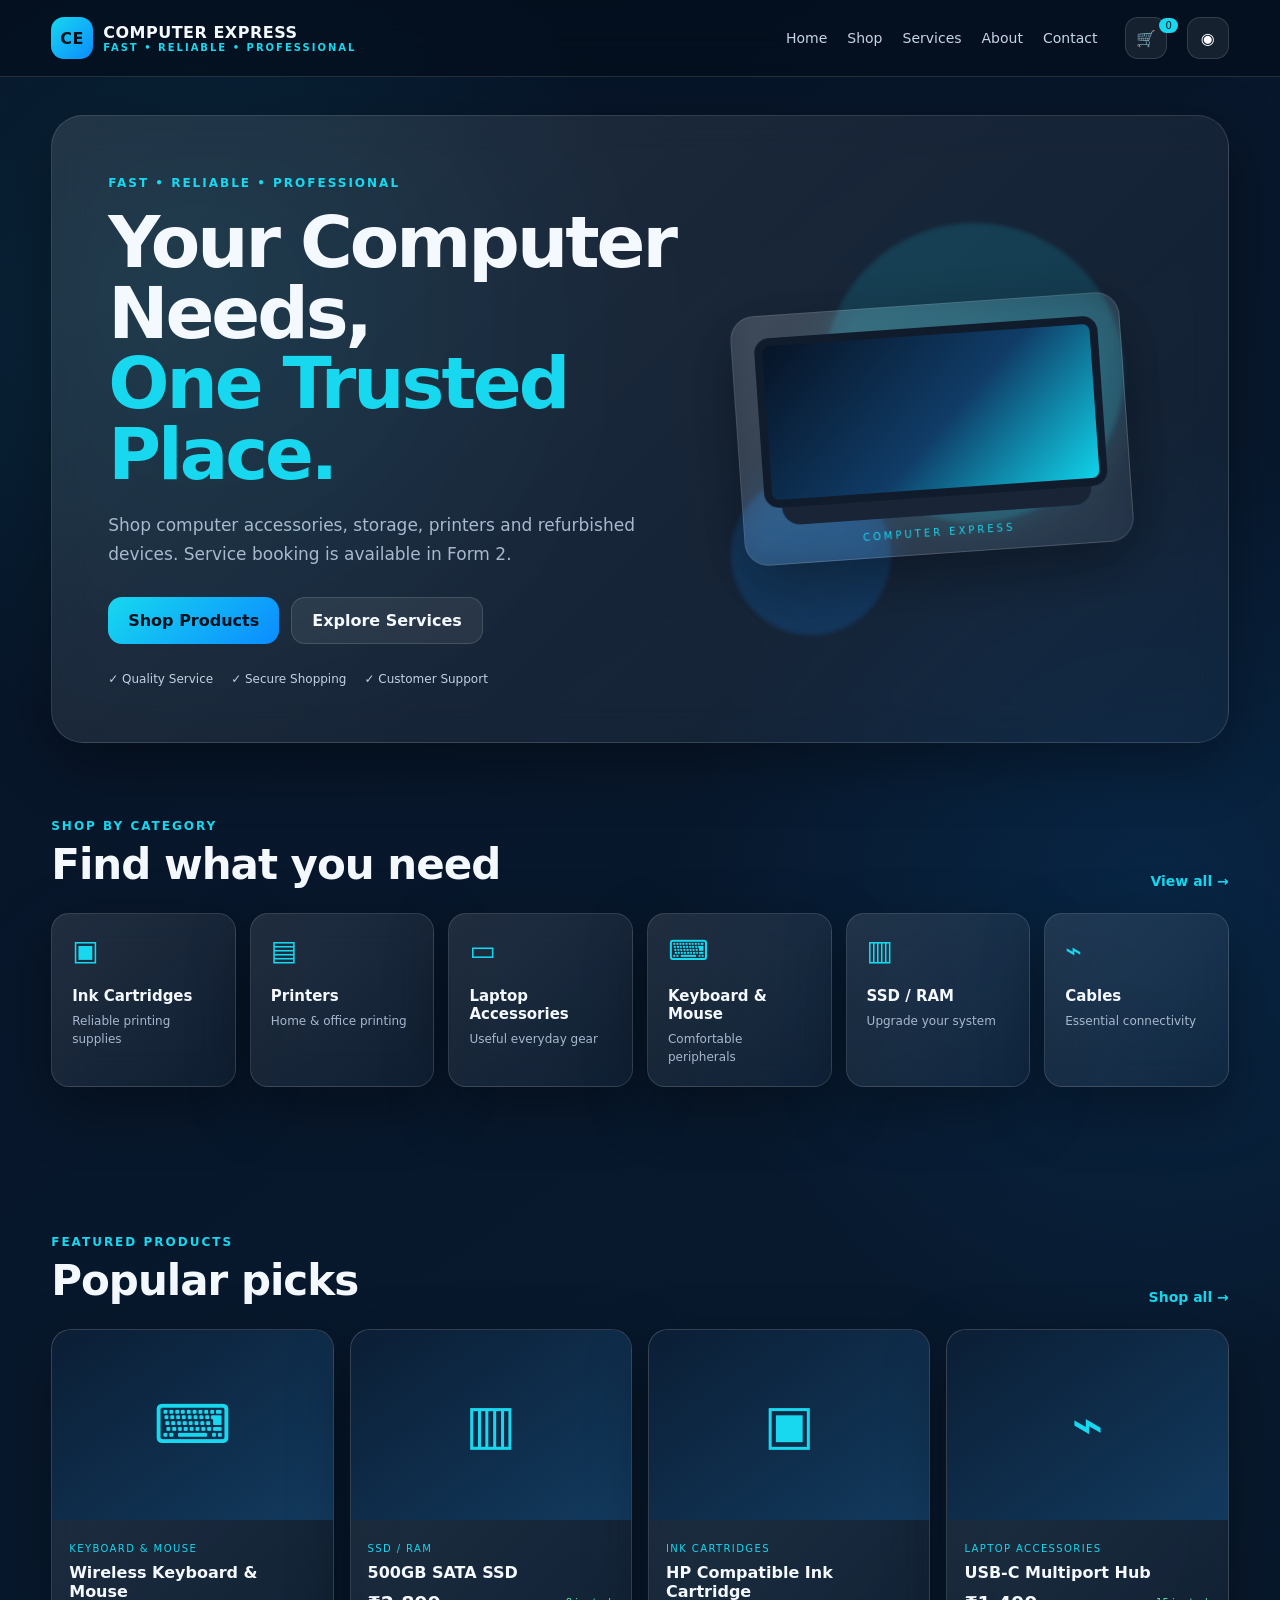
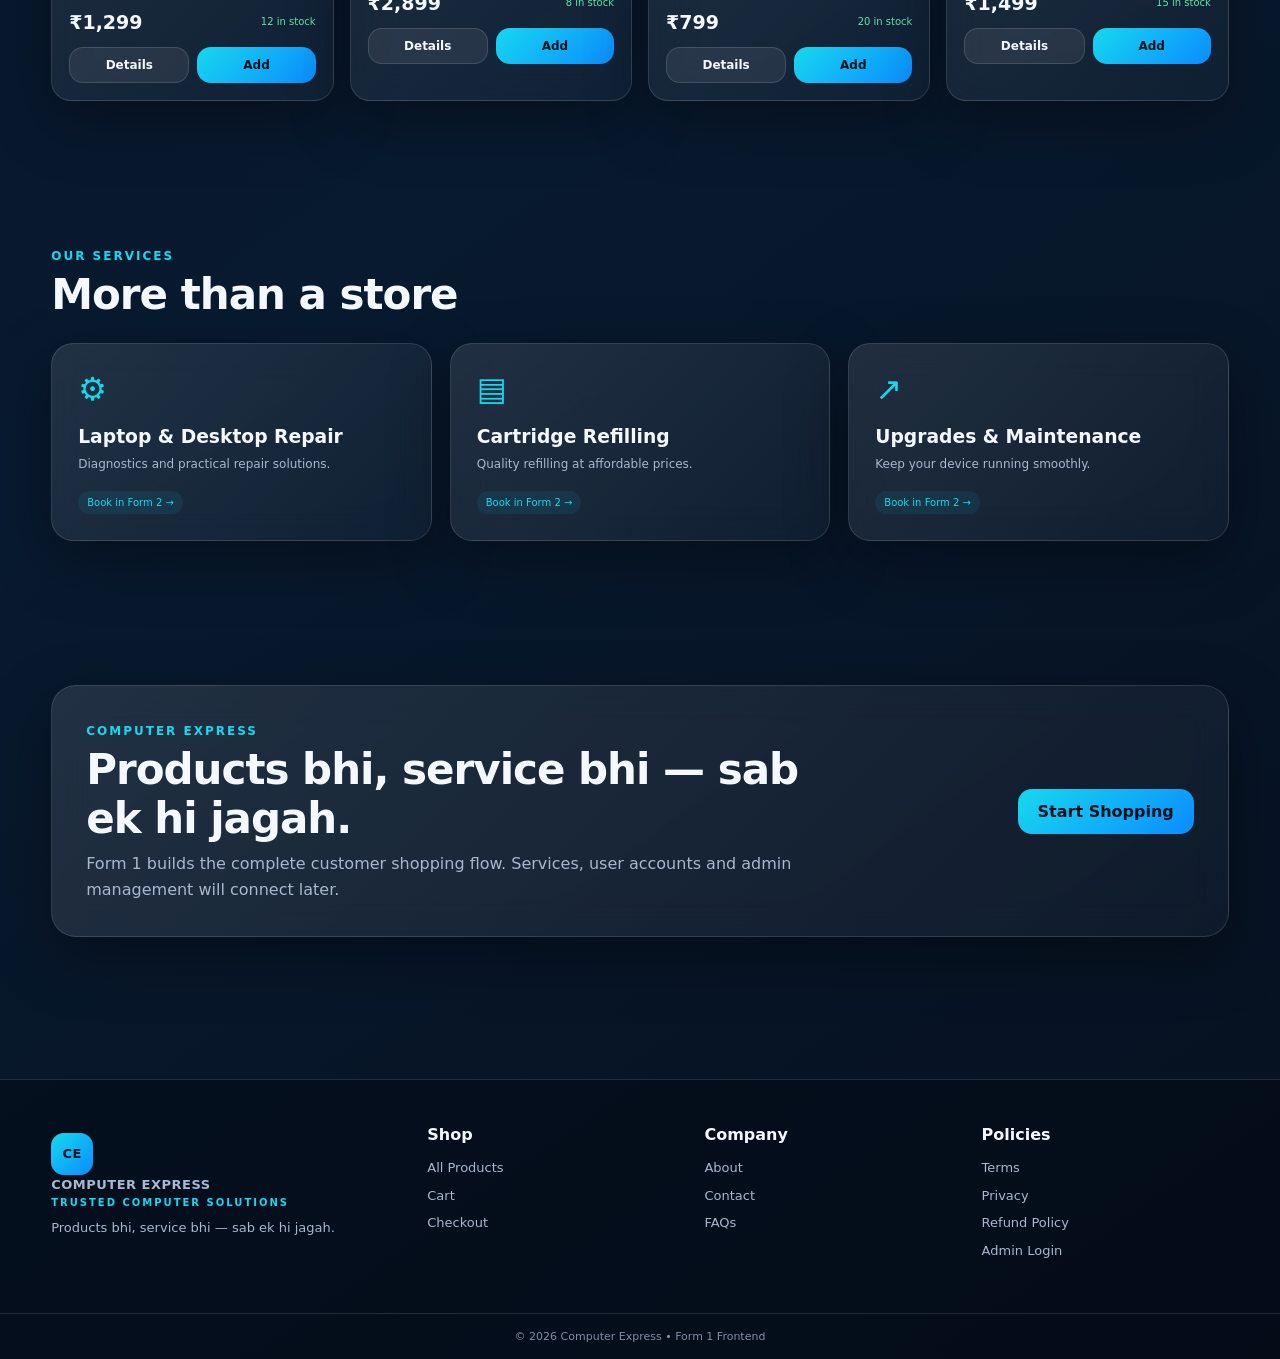
<file: computer-express-form1-form2-form3-complete/computer-express-form1/index.html>
<!DOCTYPE html>
<html lang="en">
<head>
  <meta charset="UTF-8">
  <meta name="viewport" content="width=device-width, initial-scale=1.0">
  <meta name="description" content="Computer Express - computer products and professional repair services.">
  <title>Computer Express | Home</title>
  <link rel="stylesheet" href="css/style.css">
</head>
<body>
  <div id="site-header"></div>

  <main>
    <section class="hero glass">
      <div class="hero-copy">
        <span class="eyebrow">FAST • RELIABLE • PROFESSIONAL</span>
        <h1>Your Computer Needs,<br><span>One Trusted Place.</span></h1>
        <p>Shop computer accessories, storage, printers and refurbished devices. Service booking is available in Form 2.</p>
        <div class="hero-actions">
          <a class="btn btn-primary" href="pages/products.html">Shop Products</a>
          <a class="btn btn-secondary" href="#services">Explore Services</a>
        </div>
        <div class="trust-row">
          <span>✓ Quality Service</span><span>✓ Secure Shopping</span><span>✓ Customer Support</span>
        </div>
      </div>
      <div class="hero-art">
        <div class="orb orb-a"></div><div class="orb orb-b"></div>
        <div class="device-card glass">
          <div class="device-screen"></div>
          <div class="device-base"></div>
          <span>COMPUTER EXPRESS</span>
        </div>
      </div>
    </section>

    <section class="section" id="categories">
      <div class="section-heading">
        <div><span class="eyebrow">SHOP BY CATEGORY</span><h2>Find what you need</h2></div>
        <a class="text-link" href="pages/products.html">View all →</a>
      </div>
      <div class="category-grid">
        <a class="category-card glass" href="pages/products.html?category=Ink%20Cartridges"><span>▣</span><h3>Ink Cartridges</h3><p>Reliable printing supplies</p></a>
        <a class="category-card glass" href="pages/products.html?category=Printers"><span>▤</span><h3>Printers</h3><p>Home & office printing</p></a>
        <a class="category-card glass" href="pages/products.html?category=Laptop%20Accessories"><span>▭</span><h3>Laptop Accessories</h3><p>Useful everyday gear</p></a>
        <a class="category-card glass" href="pages/products.html?category=Keyboard%20%26%20Mouse"><span>⌨</span><h3>Keyboard & Mouse</h3><p>Comfortable peripherals</p></a>
        <a class="category-card glass" href="pages/products.html?category=SSD%20%2F%20RAM"><span>▥</span><h3>SSD / RAM</h3><p>Upgrade your system</p></a>
        <a class="category-card glass" href="pages/products.html?category=Cables"><span>⌁</span><h3>Cables</h3><p>Essential connectivity</p></a>
      </div>
    </section>

    <section class="section" id="products">
      <div class="section-heading">
        <div><span class="eyebrow">FEATURED PRODUCTS</span><h2>Popular picks</h2></div>
        <a class="text-link" href="pages/products.html">Shop all →</a>
      </div>
      <div id="featured-products" class="product-grid"></div>
    </section>

    <section class="section" id="services">
      <div class="section-heading"><div><span class="eyebrow">OUR SERVICES</span><h2>More than a store</h2></div></div>
      <div class="service-grid">
        <article class="service-card glass"><span class="service-icon">⚙</span><h3>Laptop & Desktop Repair</h3><p>Diagnostics and practical repair solutions.</p><a class="coming" href="form2/services.html">Book in Form 2 →</a></article>
        <article class="service-card glass"><span class="service-icon">▤</span><h3>Cartridge Refilling</h3><p>Quality refilling at affordable prices.</p><a class="coming" href="form2/services.html">Book in Form 2 →</a></article>
        <article class="service-card glass"><span class="service-icon">↗</span><h3>Upgrades & Maintenance</h3><p>Keep your device running smoothly.</p><a class="coming" href="form2/services.html">Book in Form 2 →</a></article>
      </div>
    </section>

    <section class="section">
      <div class="promo glass">
        <div><span class="eyebrow">COMPUTER EXPRESS</span><h2>Products bhi, service bhi — sab ek hi jagah.</h2><p>Form 1 builds the complete customer shopping flow. Services, user accounts and admin management will connect later.</p></div>
        <a class="btn btn-primary" href="pages/products.html">Start Shopping</a>
      </div>
    </section>
  </main>

  <div id="site-footer"></div>
  <script src="js/products.js"></script>
  <script src="js/main.js"></script>
</body>
</html>
</file>
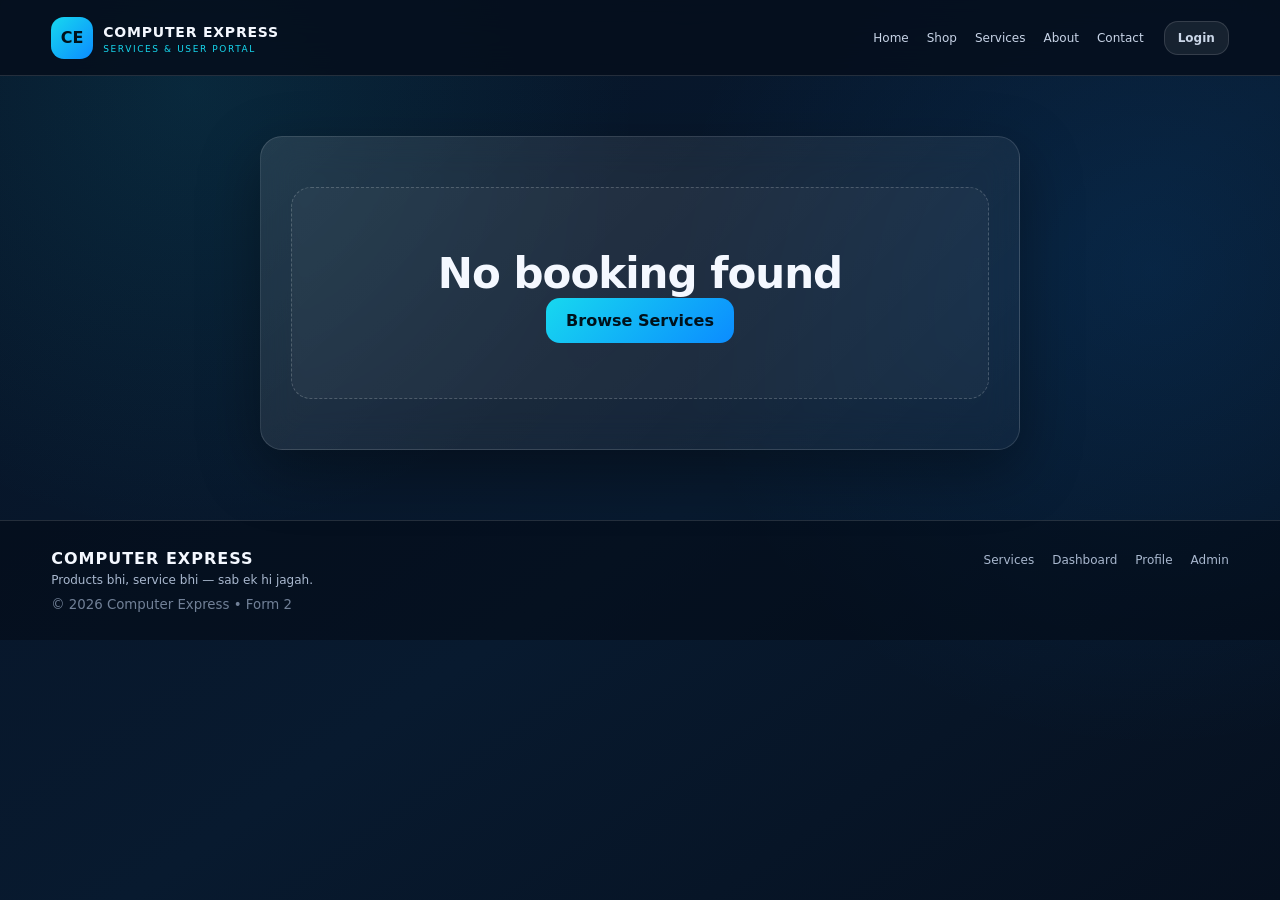
<file: computer-express-form1-form2-form3-complete/computer-express-form1/form2/booking-confirmation.html>
<!DOCTYPE html><html lang="en"><head><meta charset="UTF-8"><meta name="viewport" content="width=device-width,initial-scale=1.0"><title>Booking Confirmed | Computer Express</title><link rel="stylesheet" href="../css/style.css"><link rel="stylesheet" href="form2.css"></head><body><div id="form2-header"></div><main class="form2-wrap"><section class="confirm-panel panel glass" id="booking-confirmation"></section></main><script src="../js/products.js"></script><script src="../js/main.js"></script><script src="form2.js"></script></body></html>
</file>
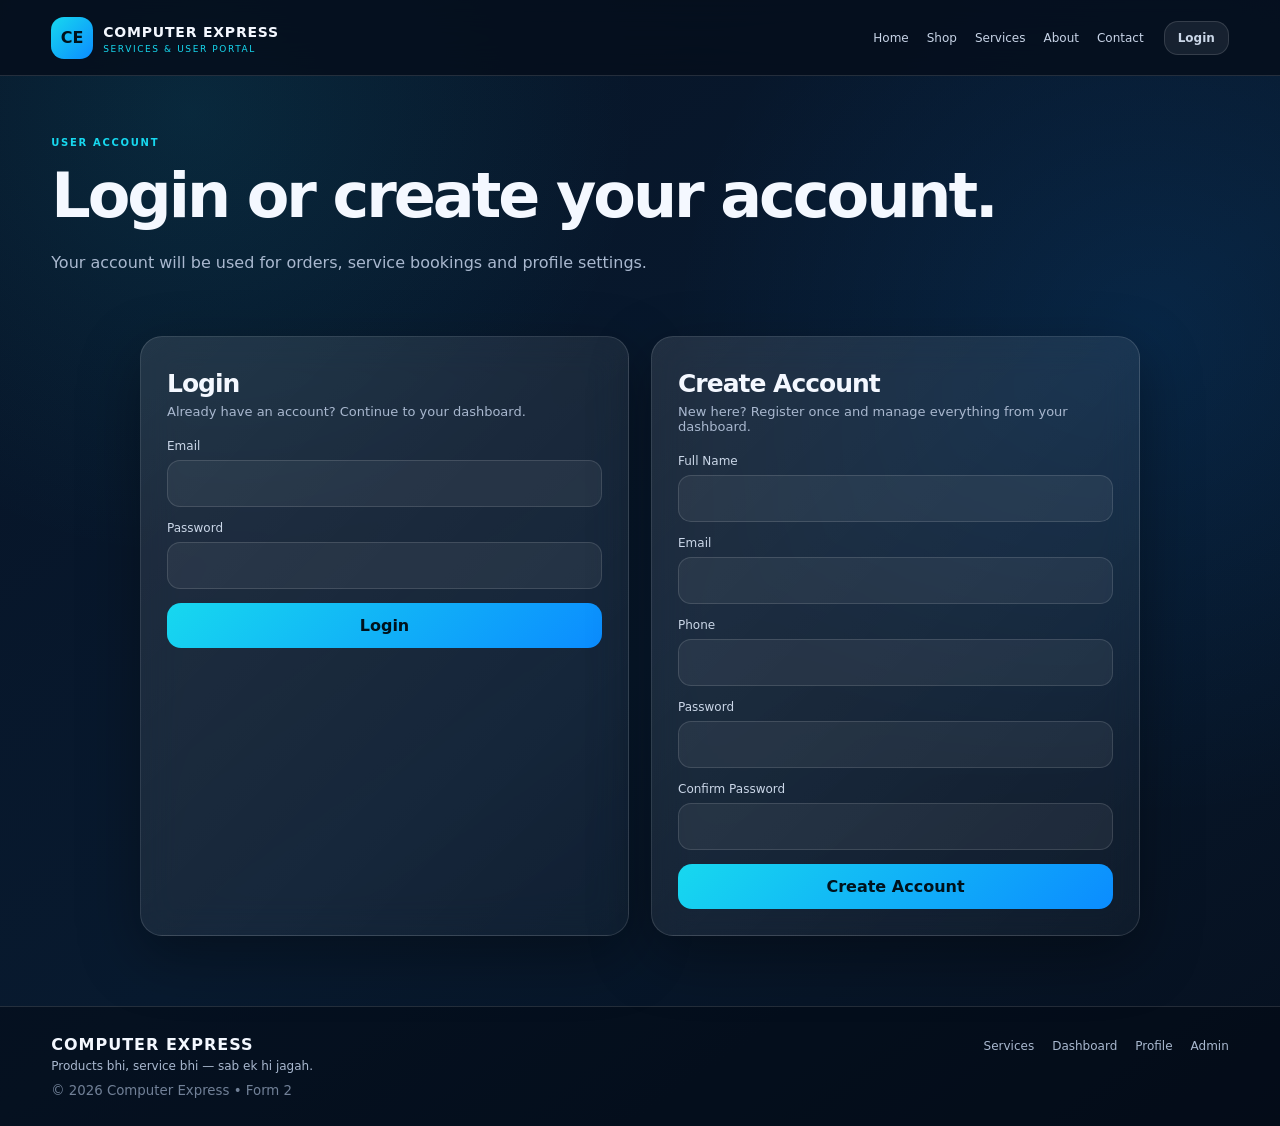
<file: computer-express-form1-form2-form3-complete/computer-express-form1/form2/dashboard.html>
<!DOCTYPE html><html lang="en"><head><meta charset="UTF-8"><meta name="viewport" content="width=device-width,initial-scale=1.0"><title>User Dashboard | Computer Express</title><link rel="stylesheet" href="../css/style.css"><link rel="stylesheet" href="form2.css"></head><body><div id="form2-header"></div><main class="form2-wrap"><section class="f2-hero"><span class="f2-kicker">MY ACCOUNT</span><p>Account overview</p></section><div id="dashboard-root"></div></main><script src="../js/products.js"></script><script src="../js/main.js"></script><script src="form2.js"></script></body></html>
</file>
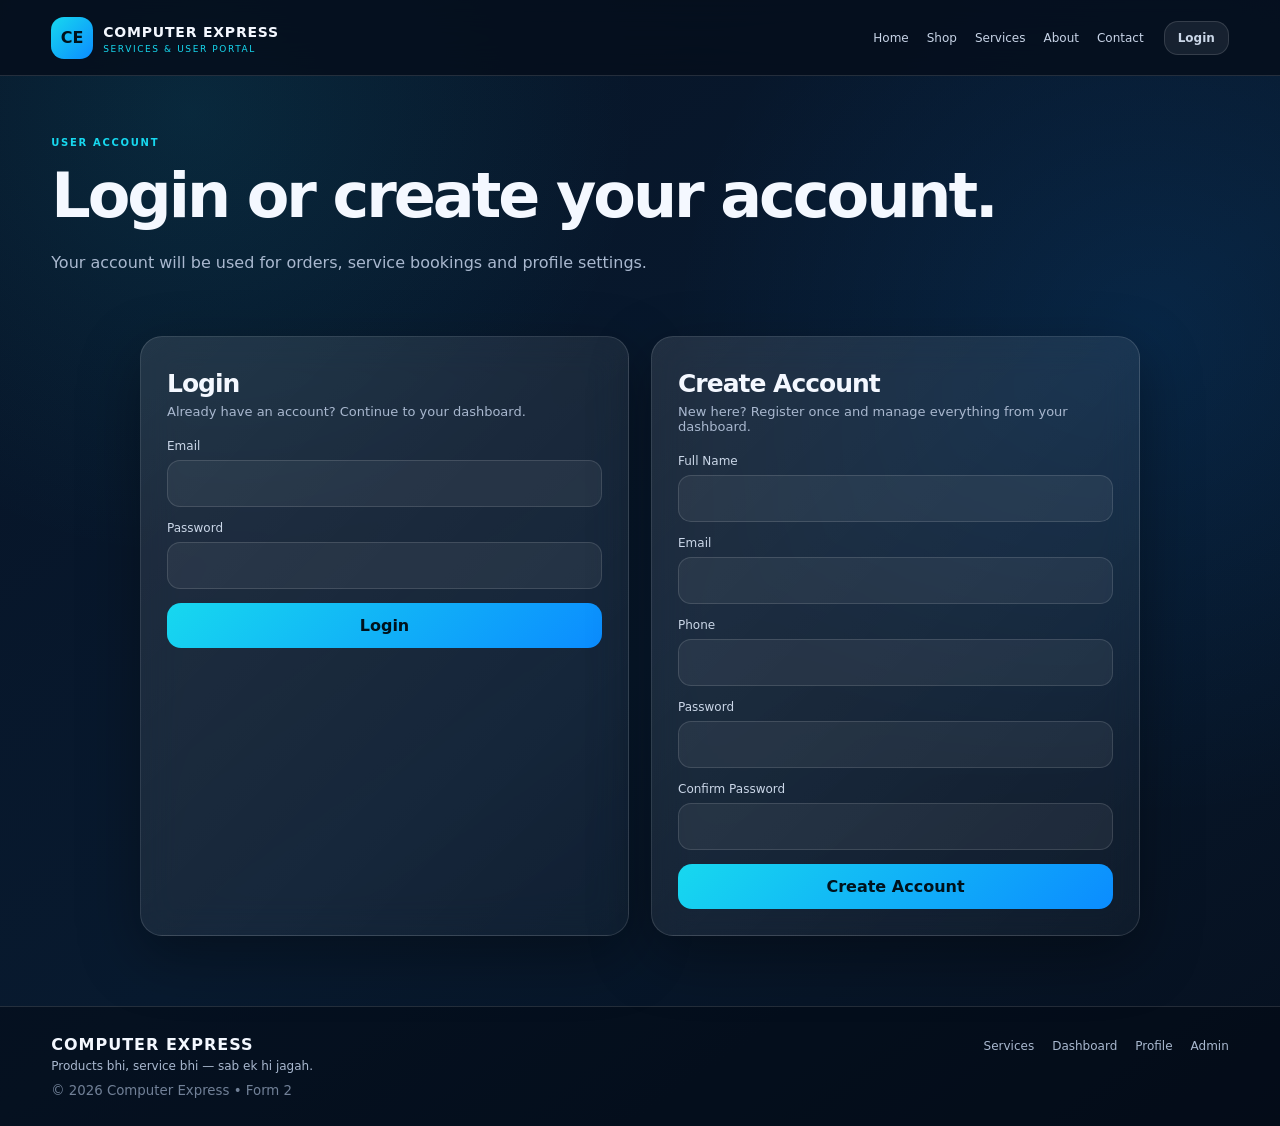
<file: computer-express-form1-form2-form3-complete/computer-express-form1/form2/login.html>
<!DOCTYPE html><html lang="en"><head><meta charset="UTF-8"><meta name="viewport" content="width=device-width,initial-scale=1.0"><title>Login / Register | Computer Express</title><link rel="stylesheet" href="../css/style.css"><link rel="stylesheet" href="form2.css"></head><body><div id="form2-header"></div><main class="form2-wrap"><section class="f2-hero"><span class="f2-kicker">USER ACCOUNT</span><h1>Login or create your account.</h1><p>Your account will be used for orders, service bookings and profile settings.</p></section><div id="auth-message" class="form-message" hidden></div><div class="auth-grid"><form id="login-form" class="auth-panel glass"><h2>Login</h2><p>Already have an account? Continue to your dashboard.</p><div class="field"><label>Email</label><input name="email" class="input" type="email" required></div><div class="field"><label>Password</label><input name="password" class="input" type="password" required></div><button class="btn btn-primary" style="width:100%">Login</button></form><form id="register-form" class="auth-panel glass"><h2>Create Account</h2><p>New here? Register once and manage everything from your dashboard.</p><div class="field"><label>Full Name</label><input name="name" class="input" required></div><div class="field"><label>Email</label><input name="email" class="input" type="email" required></div><div class="field"><label>Phone</label><input name="phone" class="input" type="tel" required></div><div class="field"><label>Password</label><input name="password" class="input" type="password" minlength="6" required></div><div class="field"><label>Confirm Password</label><input name="confirmPassword" class="input" type="password" minlength="6" required></div><button class="btn btn-primary" style="width:100%">Create Account</button></form></div></main><script src="../js/products.js"></script><script src="../js/main.js"></script><script src="form2.js"></script></body></html>
</file>
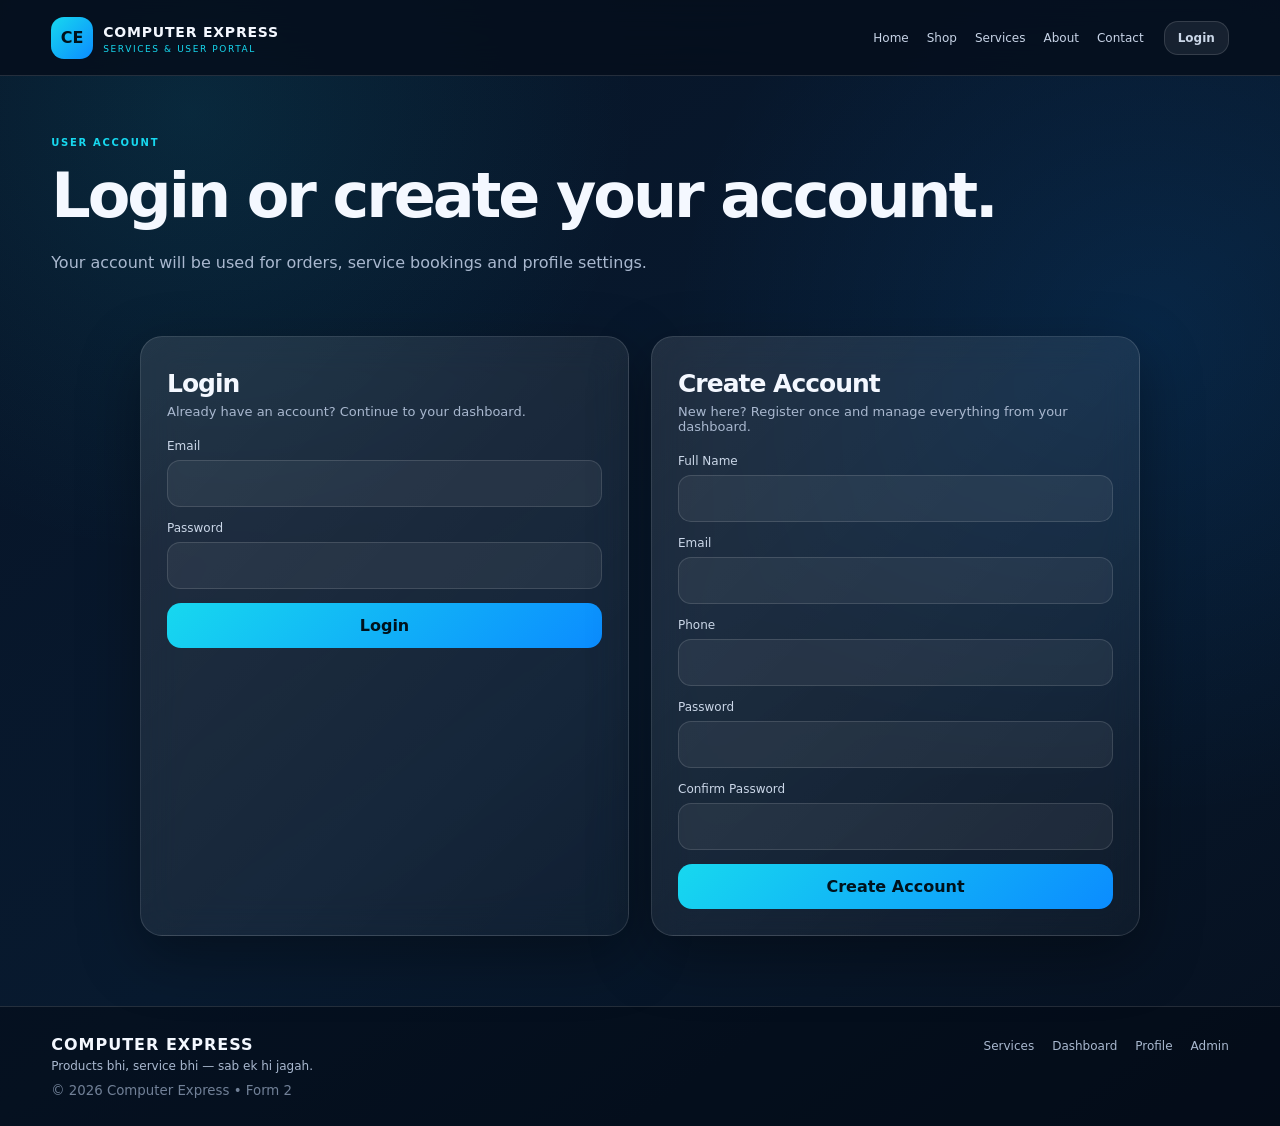
<file: computer-express-form1-form2-form3-complete/computer-express-form1/form2/my-bookings.html>
<!DOCTYPE html><html lang="en"><head><meta charset="UTF-8"><meta name="viewport" content="width=device-width,initial-scale=1.0"><title>My Bookings | Computer Express</title><link rel="stylesheet" href="../css/style.css"><link rel="stylesheet" href="form2.css"></head><body><div id="form2-header"></div><main class="form2-wrap"><section class="f2-hero"><span class="f2-kicker">USER FLOW</span><h1>My Bookings</h1><p>Review your service requests and scheduled slots.</p></section><section id="bookings-root"></section></main><script src="../js/products.js"></script><script src="../js/main.js"></script><script src="form2.js"></script></body></html>
</file>
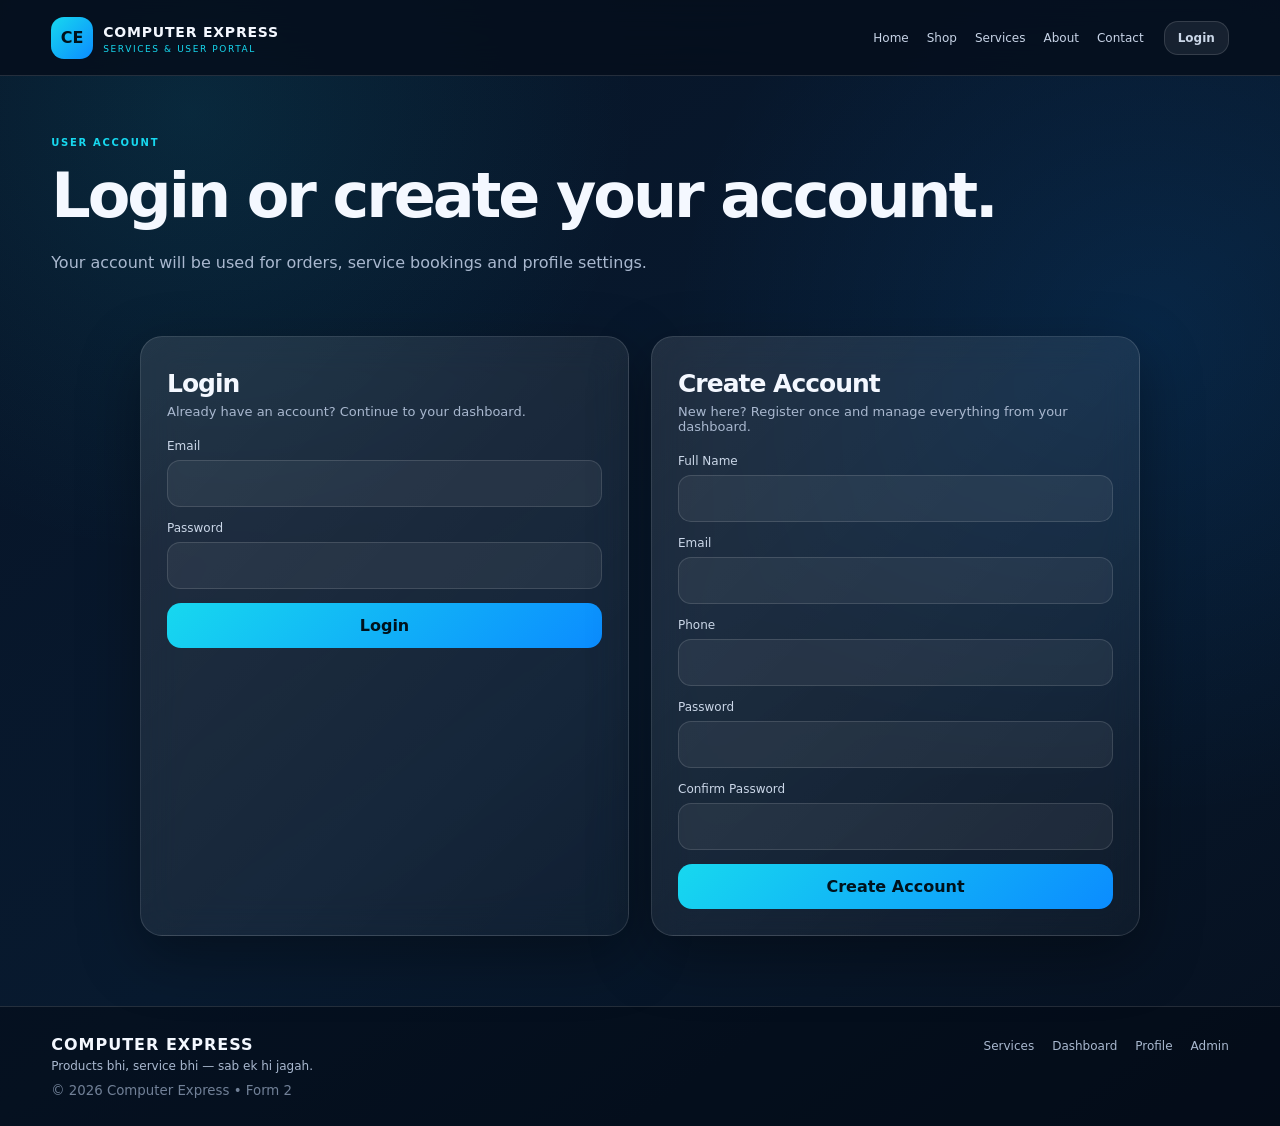
<file: computer-express-form1-form2-form3-complete/computer-express-form1/form2/my-orders.html>
<!DOCTYPE html><html lang="en"><head><meta charset="UTF-8"><meta name="viewport" content="width=device-width,initial-scale=1.0"><title>My Orders | Computer Express</title><link rel="stylesheet" href="../css/style.css"><link rel="stylesheet" href="form2.css"></head><body><div id="form2-header"></div><main class="form2-wrap"><section class="f2-hero"><span class="f2-kicker">USER FLOW</span><h1>My Orders</h1><p>View your order history and order totals.</p></section><section id="orders-root"></section></main><script src="../js/products.js"></script><script src="../js/main.js"></script><script src="form2.js"></script></body></html>
</file>
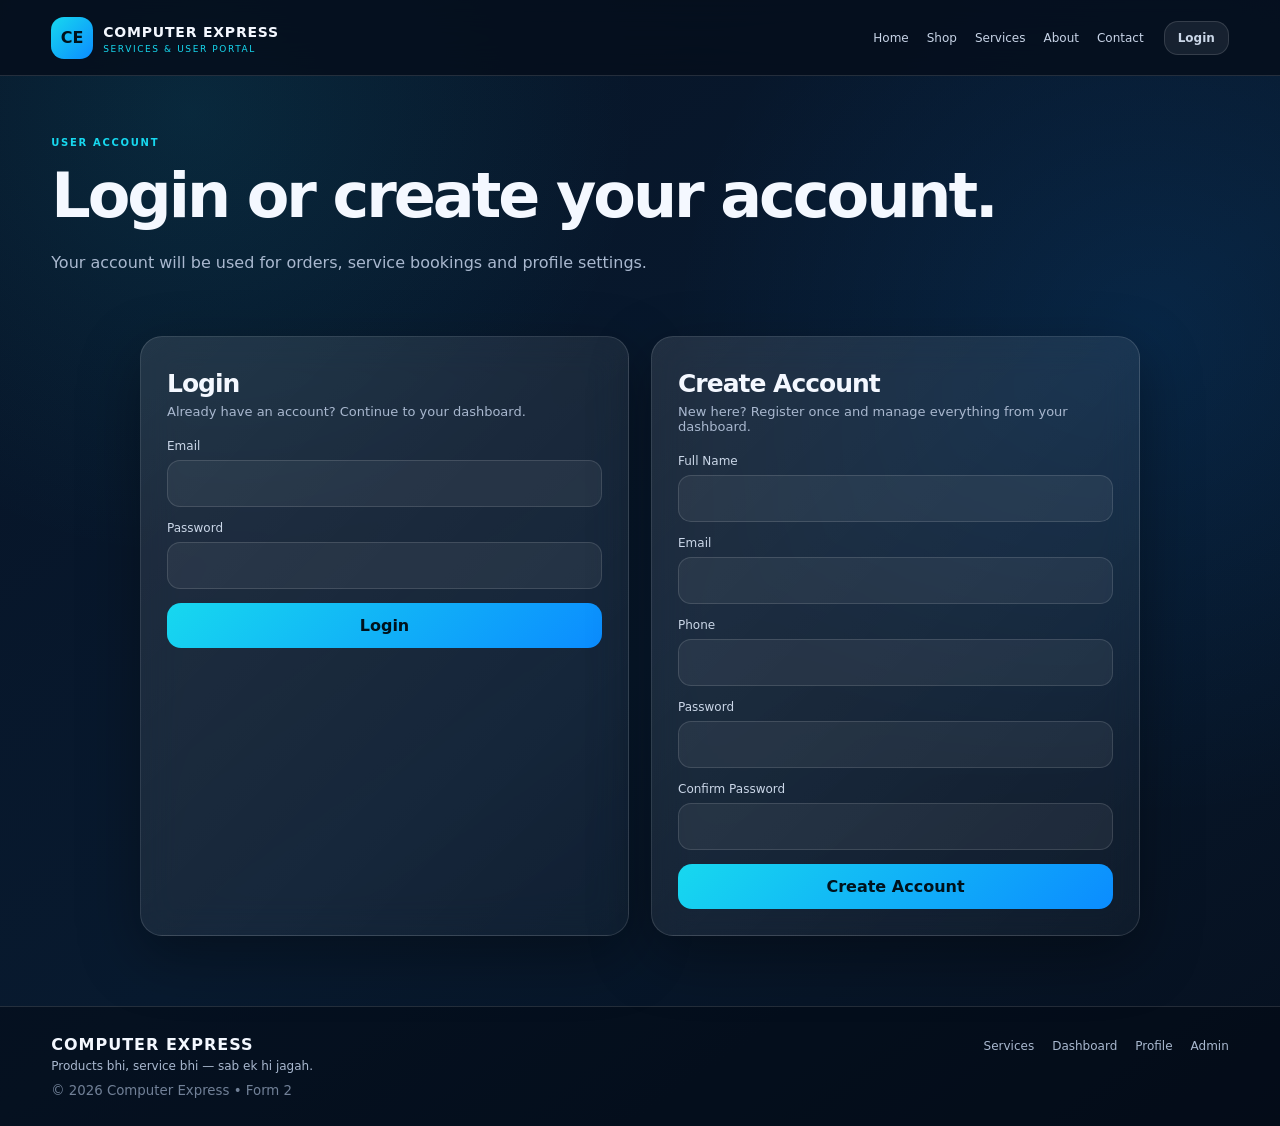
<file: computer-express-form1-form2-form3-complete/computer-express-form1/form2/profile.html>
<!DOCTYPE html><html lang="en"><head><meta charset="UTF-8"><meta name="viewport" content="width=device-width,initial-scale=1.0"><title>Profile Settings | Computer Express</title><link rel="stylesheet" href="../css/style.css"><link rel="stylesheet" href="form2.css"></head><body><div id="form2-header"></div><main class="form2-wrap"><section class="f2-hero"><span class="f2-kicker">ACCOUNT SETTINGS</span><h1>Profile Settings</h1><p>Edit profile, change password and manage saved addresses.</p></section><div id="auth-message" class="form-message" hidden></div><form id="profile-form" class="panel glass profile-grid"><div class="field"><label>Full Name</label><input name="name" class="input" required></div><div class="field"><label>Email</label><input name="email" class="input" type="email" readonly></div><div class="field"><label>Phone</label><input name="phone" class="input" type="tel" required></div><div class="field full"><label>Default Address</label><textarea name="address" class="textarea" rows="4"></textarea></div><div class="full"><button class="btn btn-primary">Save Profile</button></div></form><section class="panel glass" style="margin-top:20px"><div class="section-heading-f2"><h2>Change Password</h2></div><form id="password-form" class="profile-grid"><div class="field"><label>Current Password</label><input name="current" class="input" type="password" required></div><div></div><div class="field"><label>New Password</label><input name="next" class="input" type="password" minlength="6" required></div><div class="field"><label>Confirm New Password</label><input name="confirm" class="input" type="password" minlength="6" required></div><div class="full"><button class="btn btn-secondary">Change Password</button></div></form></section><section class="panel glass" style="margin-top:20px"><div class="section-heading-f2"><h2>Saved Addresses</h2></div><div id="addresses-root"></div></section></main><script src="../js/products.js"></script><script src="../js/main.js"></script><script src="form2.js"></script></body></html>
</file>
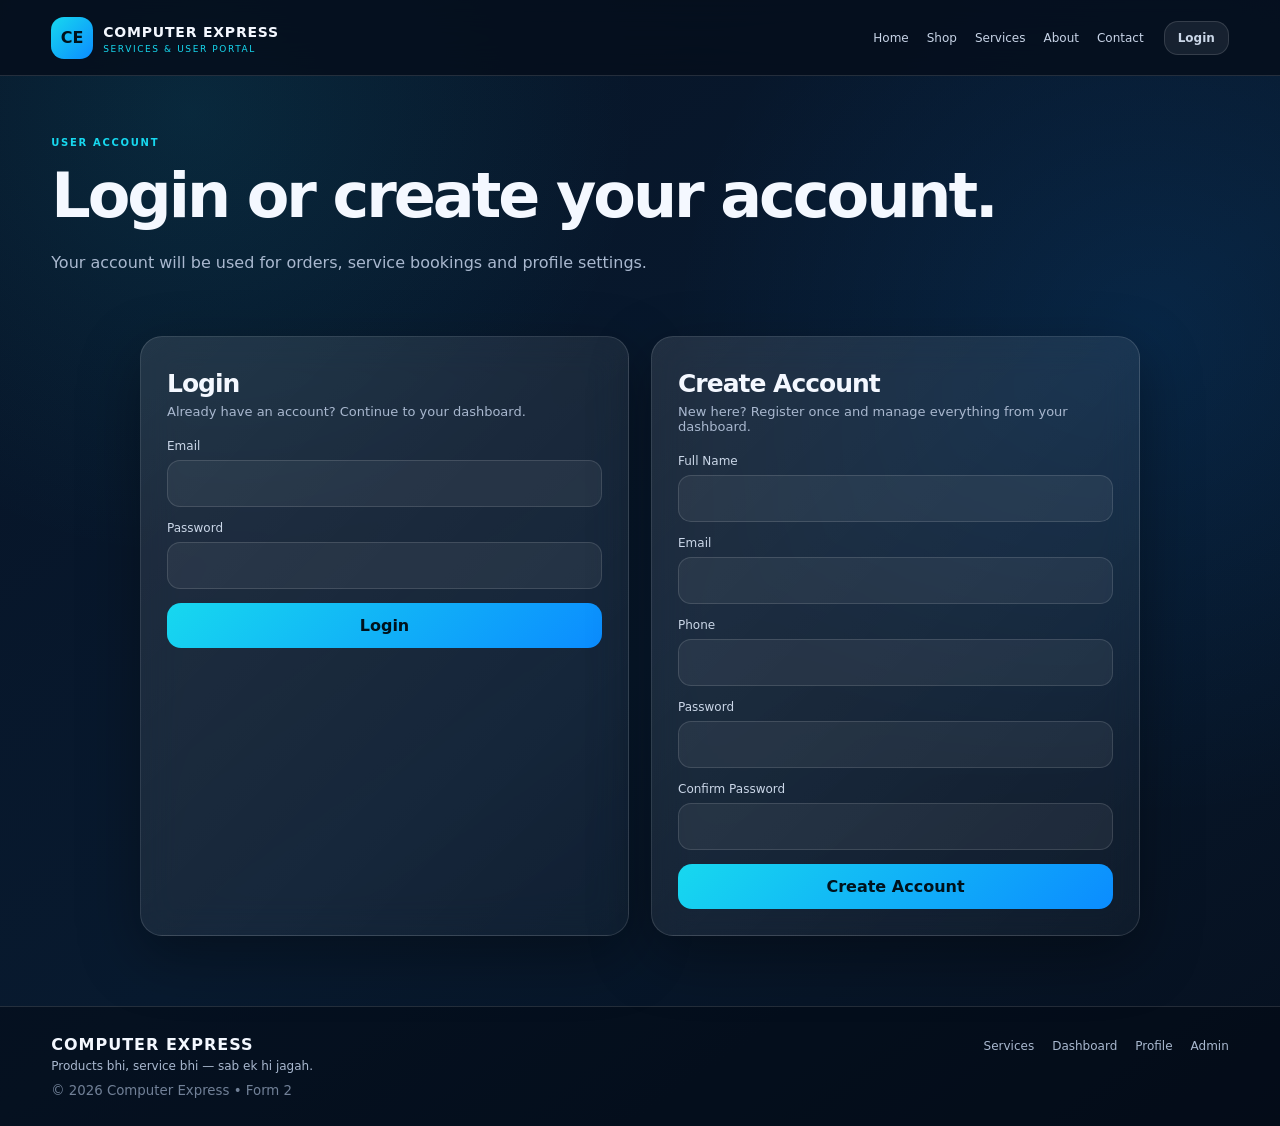
<file: computer-express-form1-form2-form3-complete/computer-express-form1/form2/service-booking.html>
<!DOCTYPE html><html lang="en"><head><meta charset="UTF-8"><meta name="viewport" content="width=device-width,initial-scale=1.0"><title>Book a Service | Computer Express</title><link rel="stylesheet" href="../css/style.css"><link rel="stylesheet" href="form2.css"></head><body><div id="form2-header"></div><main class="form2-wrap"><section class="f2-hero"><span class="f2-kicker">SERVICE BOOKING</span><h1>Tell us what you need.</h1><p>Select your service, date and time, then add useful details for our team.</p></section><div class="booking-layout"><form id="booking-form" class="panel glass"><div class="field"><label>Service Type</label><select id="service-select" name="service" class="select" required></select></div><div class="form-grid"><div class="field"><label>Name</label><input id="booking-name" name="name" class="input" required></div><div class="field"><label>Phone</label><input name="phone" class="input" type="tel" required></div><div class="field full"><label>Email</label><input id="booking-email" class="input" type="email" readonly></div><div class="field"><label>Date</label><input name="date" class="input" type="date" required></div><div class="field"><label>Time</label><input name="time" class="input" type="time" required></div><div class="field full"><label>Device / Problem Details</label><textarea name="details" class="textarea" rows="5" placeholder="Example: laptop not starting, printer lines appearing, RAM upgrade needed..."></textarea></div></div><button class="btn btn-primary" style="width:100%">Confirm Booking</button></form><aside class="panel glass"><span class="f2-kicker">HOW IT WORKS</span><h2>3 simple steps</h2><div class="f2-card"><div class="f2-card-icon">1</div><div><h3>Select service</h3><p>Choose repair, refill, upgrade or another service.</p></div></div><div class="f2-card"><div class="f2-card-icon">2</div><div><h3>Pick a slot</h3><p>Choose the date and time that works for you.</p></div></div><div class="f2-card"><div class="f2-card-icon">3</div><div><h3>Get confirmation</h3><p>Your booking ID is created immediately.</p></div></div></aside></div></main><script src="../js/products.js"></script><script src="../js/main.js"></script><script src="form2.js"></script></body></html>
</file>
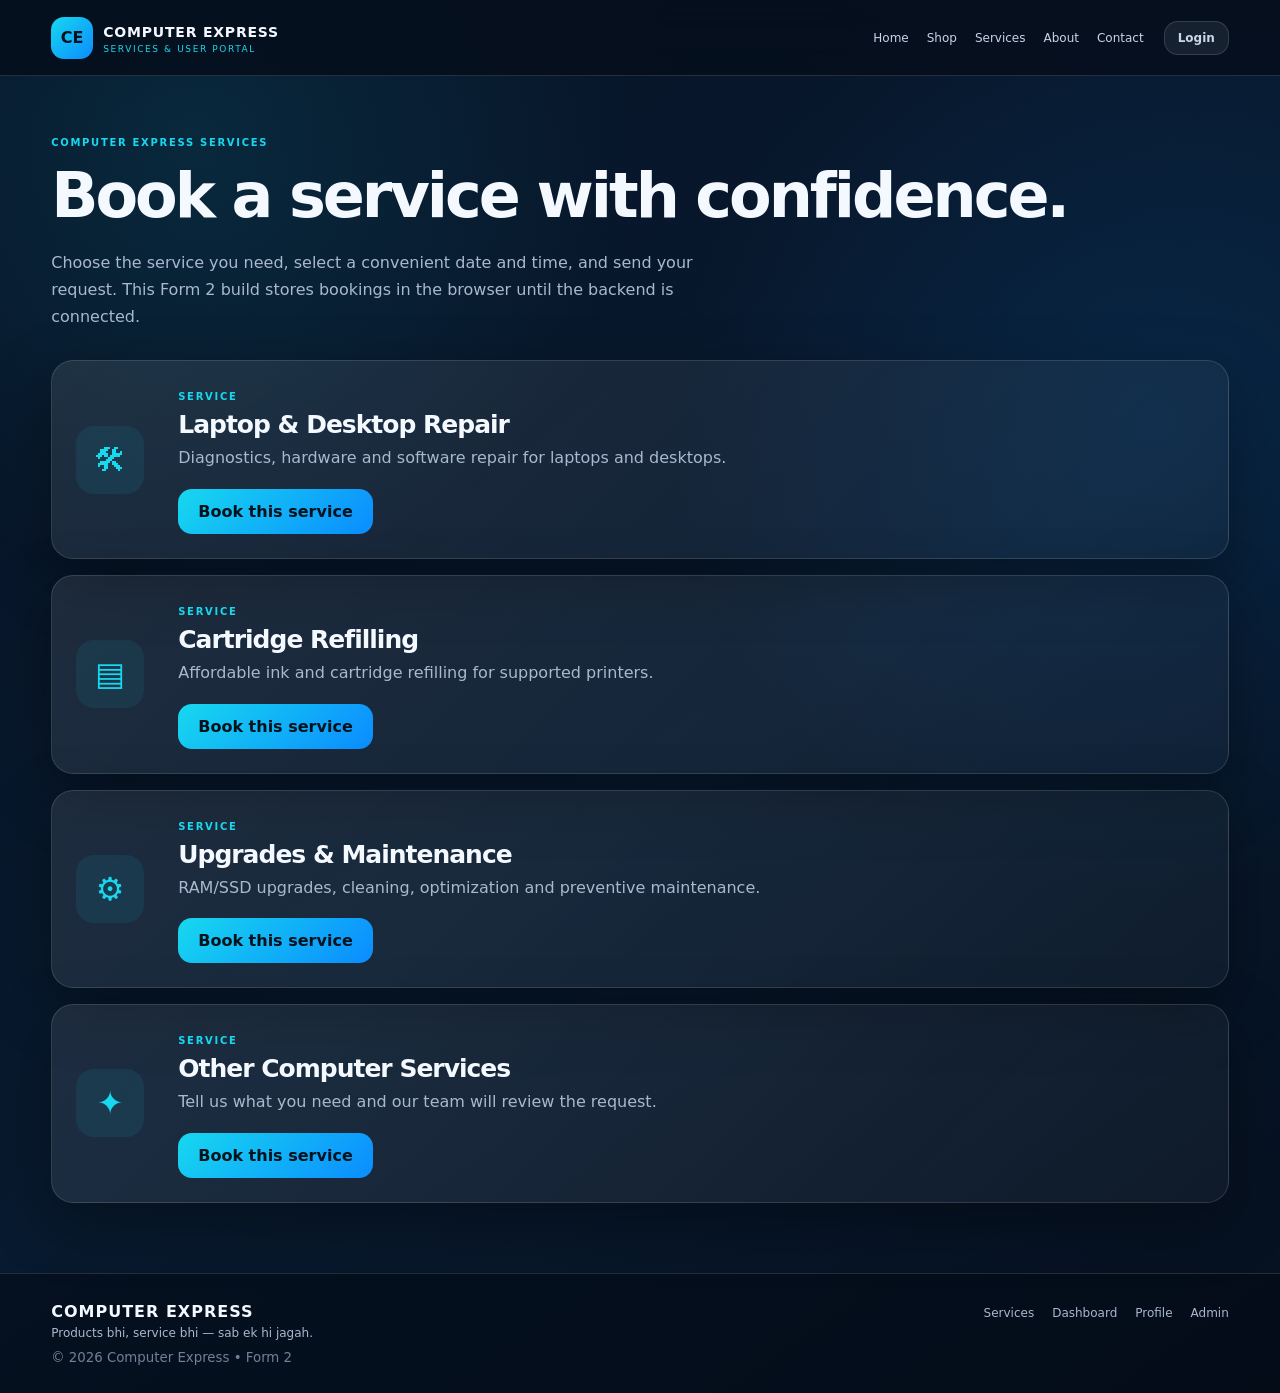
<file: computer-express-form1-form2-form3-complete/computer-express-form1/form2/services.html>
<!DOCTYPE html><html lang="en"><head><meta charset="UTF-8"><meta name="viewport" content="width=device-width,initial-scale=1.0"><title>Services | Computer Express</title><link rel="stylesheet" href="../css/style.css"><link rel="stylesheet" href="form2.css"></head><body><div id="form2-header"></div><main class="form2-wrap"><section class="f2-hero"><span class="f2-kicker">COMPUTER EXPRESS SERVICES</span><h1>Book a service with confidence.</h1><p>Choose the service you need, select a convenient date and time, and send your request. This Form 2 build stores bookings in the browser until the backend is connected.</p></section><section id="services-list" class="service-list"></section></main><script src="../js/products.js"></script><script src="../js/main.js"></script><script src="form2.js"></script></body></html>
</file>
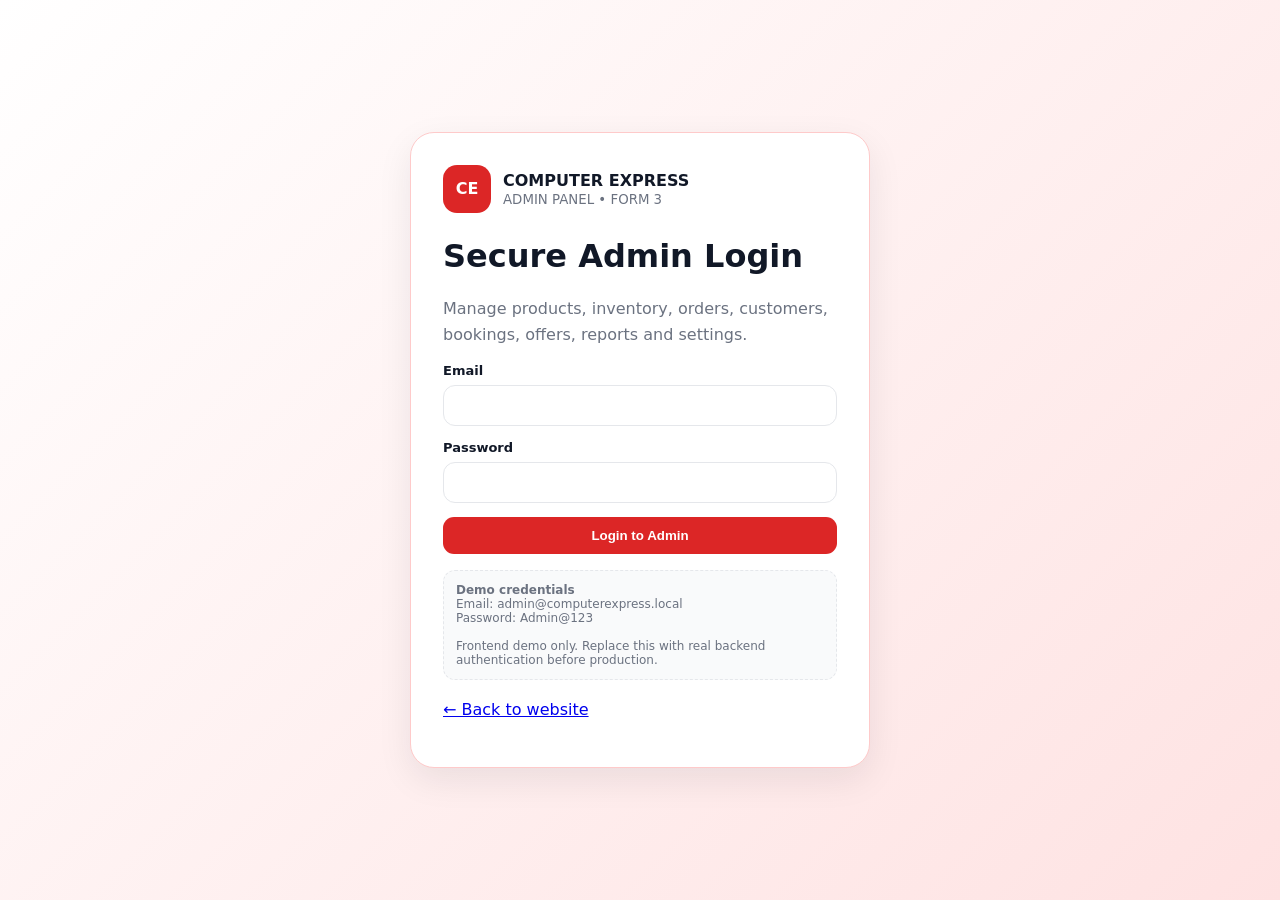
<file: computer-express-form1-form2-form3-complete/computer-express-form1/form3/admin-login.html>
<!DOCTYPE html><html lang="en"><head><meta charset="UTF-8"><meta name="viewport" content="width=device-width,initial-scale=1.0"><title>Admin Login | Computer Express</title><link rel="stylesheet" href="admin.css"></head><body class="admin-login"><main class="login-card"><div class="brand"><div class="brand-mark">CE</div><div><b>COMPUTER EXPRESS</b><small>ADMIN PANEL • FORM 3</small></div></div><h1>Secure Admin Login</h1><p style="color:var(--muted);line-height:1.6">Manage products, inventory, orders, customers, bookings, offers, reports and settings.</p><div id="login-msg"></div><form id="admin-login-form"><div class="field"><label>Email</label><input class="input" name="email" type="email" autocomplete="username" required></div><div class="field"><label>Password</label><input class="input" name="password" type="password" autocomplete="current-password" required></div><button class="btn btn-primary btn-block">Login to Admin</button></form><div class="demo"><b>Demo credentials</b><br>Email: admin@computerexpress.local<br>Password: Admin@123<br><br>Frontend demo only. Replace this with real backend authentication before production.</div><p style="margin-top:20px"><a href="../index.html">← Back to website</a></p></main><script src="admin.js"></script></body></html>
</file>
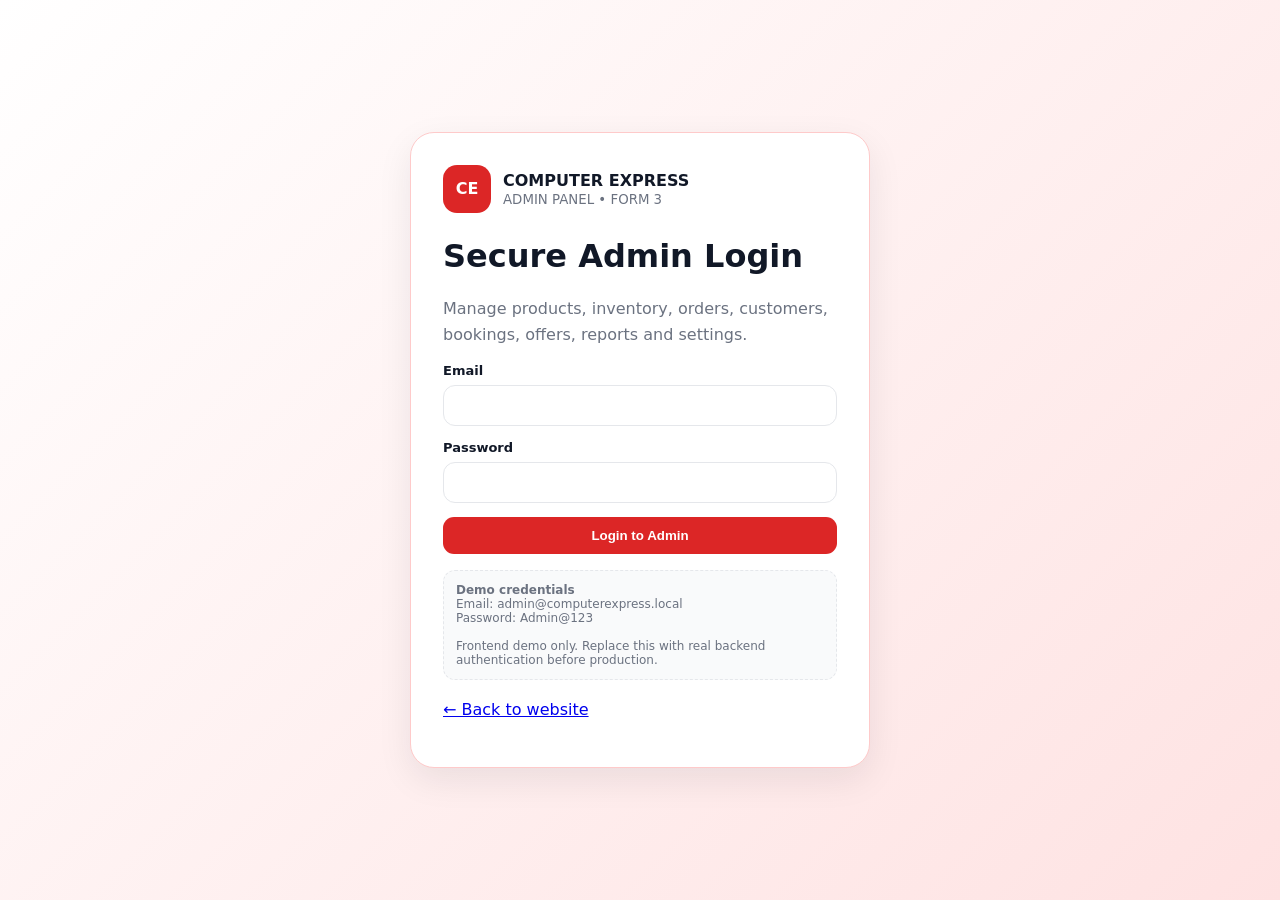
<file: computer-express-form1-form2-form3-complete/computer-express-form1/form3/admin.html>
<!DOCTYPE html><html lang="en"><head><meta charset="UTF-8"><meta name="viewport" content="width=device-width,initial-scale=1.0"><title>Admin Dashboard | Computer Express</title><link rel="stylesheet" href="admin.css"></head><body><div id="admin-app"></div><script src="../js/products.js"></script><script src="admin.js"></script></body></html>
</file>
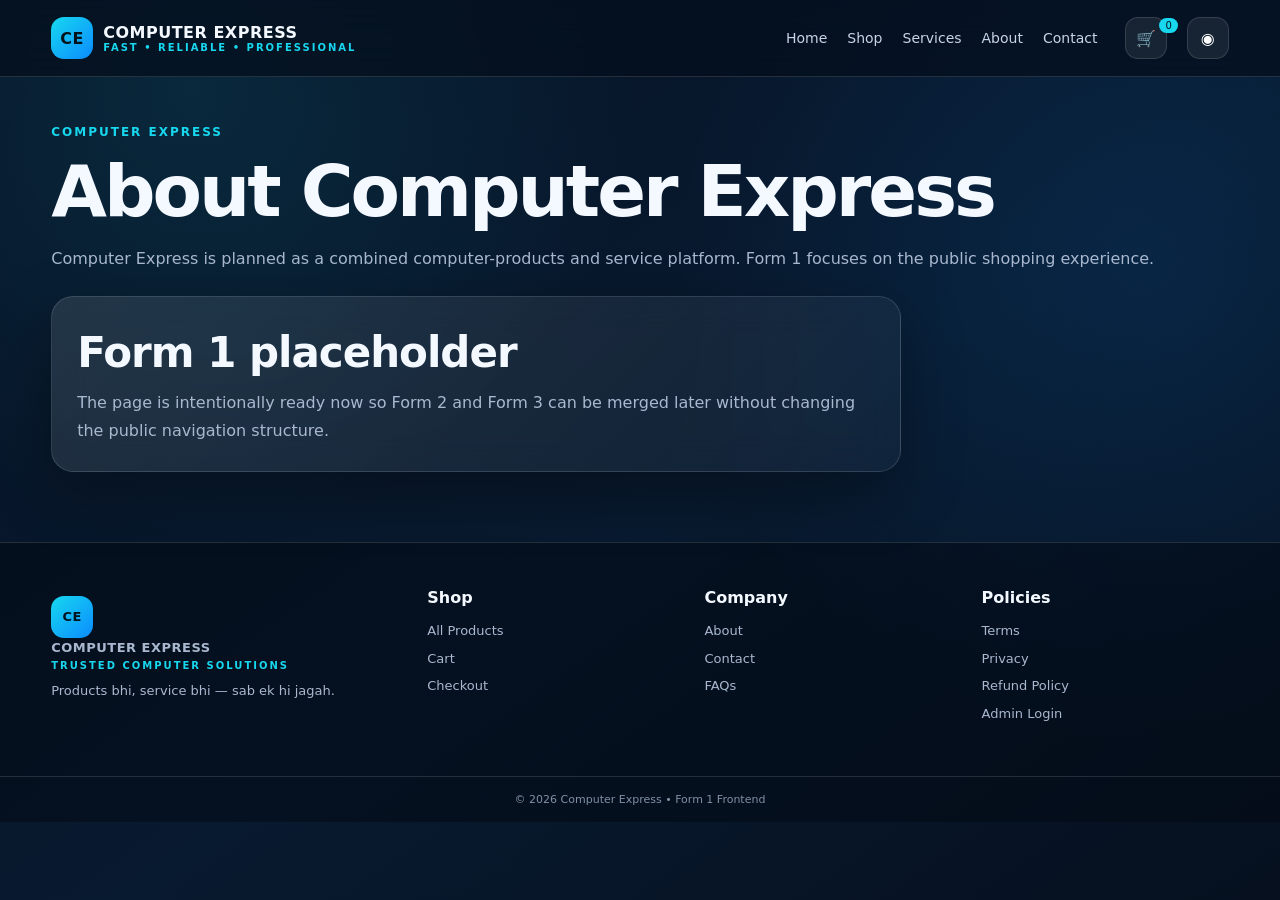
<file: computer-express-form1-form2-form3-complete/computer-express-form1/pages/about.html>
<!DOCTYPE html><html lang="en"><head><meta charset="UTF-8"><meta name="viewport" content="width=device-width,initial-scale=1.0"><title>About | Computer Express</title><link rel="stylesheet" href="../css/style.css"></head><body><div id="site-header"></div><main><section class="page-hero"><span class="eyebrow">COMPUTER EXPRESS</span><h1>About Computer Express</h1><p>Computer Express is planned as a combined computer-products and service platform. Form 1 focuses on the public shopping experience.</p></section><section class="panel glass" style="max-width:850px;margin-bottom:60px"><h2>Form 1 placeholder</h2><p style="color:var(--muted);line-height:1.8;margin-top:12px">The page is intentionally ready now so Form 2 and Form 3 can be merged later without changing the public navigation structure.</p></section></main><div id="site-footer"></div><script src="../js/products.js"></script><script src="../js/main.js"></script></body></html>
</file>
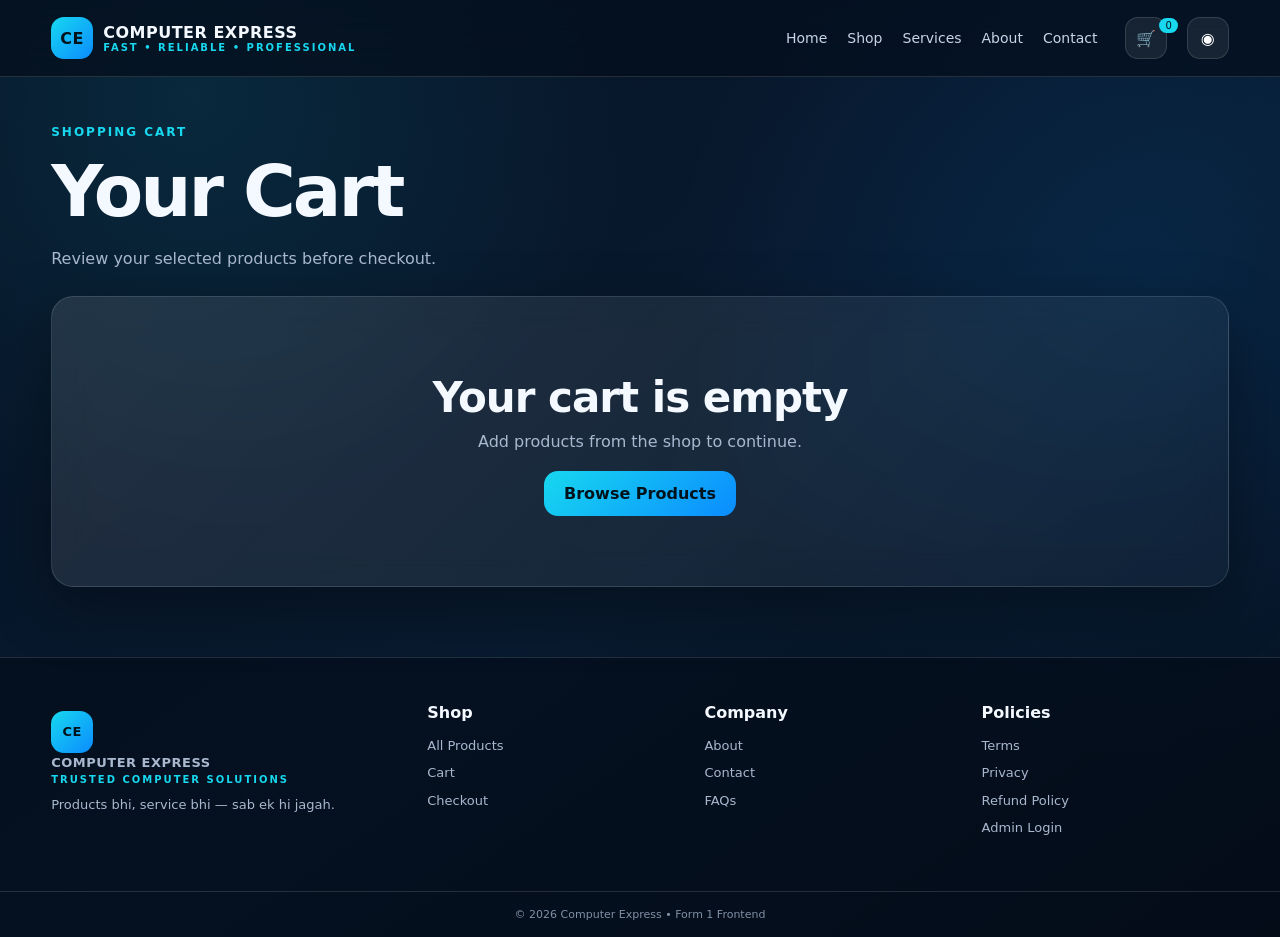
<file: computer-express-form1-form2-form3-complete/computer-express-form1/pages/cart.html>
<!DOCTYPE html><html lang="en"><head><meta charset="UTF-8"><meta name="viewport" content="width=device-width,initial-scale=1.0"><title>Cart | Computer Express</title><link rel="stylesheet" href="../css/style.css"></head><body><div id="site-header"></div><main><section class="page-hero"><span class="eyebrow">SHOPPING CART</span><h1>Your Cart</h1><p>Review your selected products before checkout.</p></section><div id="cart-root"></div></main><div id="site-footer"></div><script src="../js/products.js"></script><script src="../js/main.js"></script></body></html>
</file>
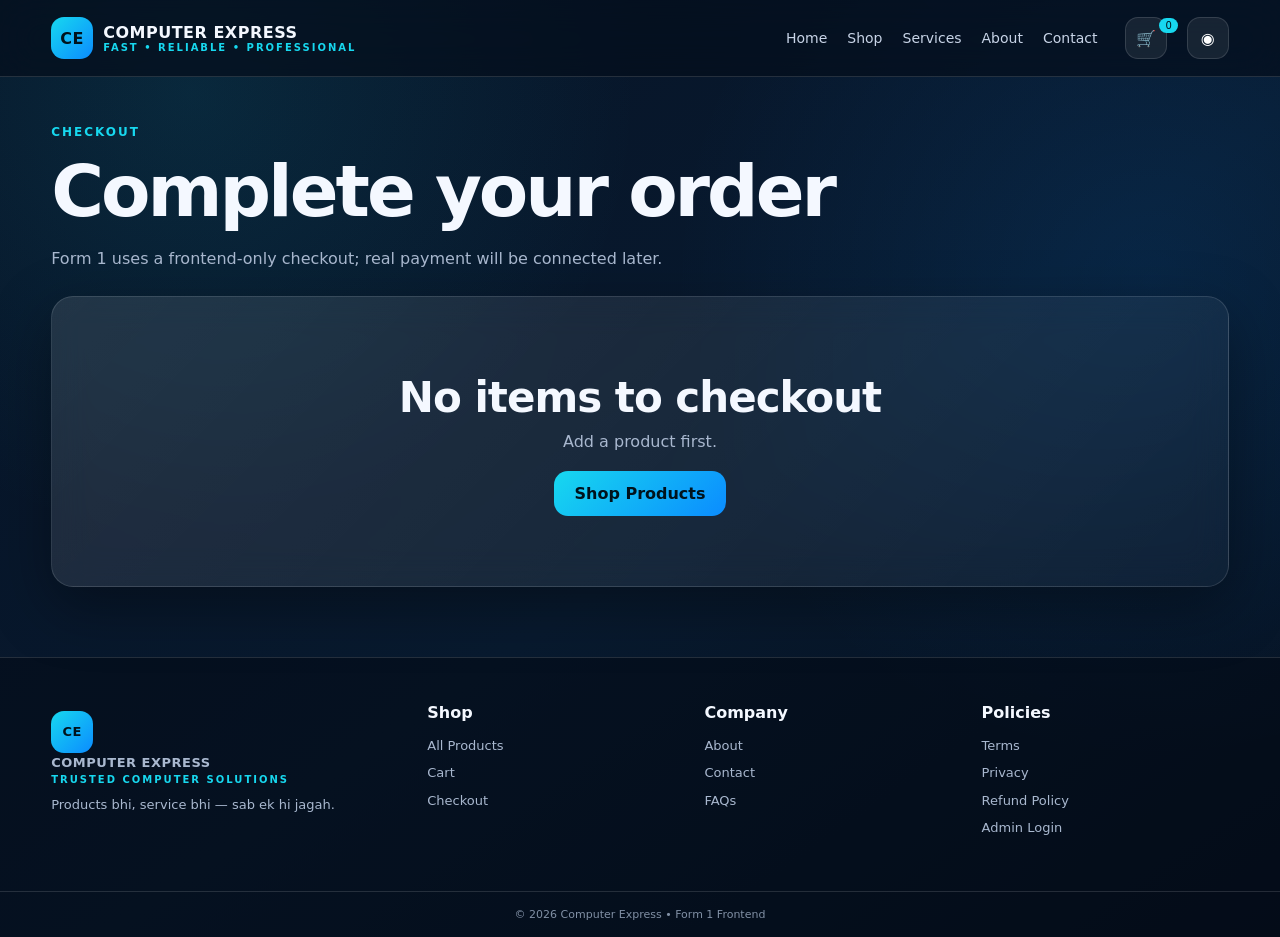
<file: computer-express-form1-form2-form3-complete/computer-express-form1/pages/checkout.html>
<!DOCTYPE html><html lang="en"><head><meta charset="UTF-8"><meta name="viewport" content="width=device-width,initial-scale=1.0"><title>Checkout | Computer Express</title><link rel="stylesheet" href="../css/style.css"></head><body><div id="site-header"></div><main><section class="page-hero"><span class="eyebrow">CHECKOUT</span><h1>Complete your order</h1><p>Form 1 uses a frontend-only checkout; real payment will be connected later.</p></section><div id="checkout-root"></div></main><div id="site-footer"></div><script src="../js/products.js"></script><script src="../js/main.js"></script><script>
document.addEventListener("DOMContentLoaded",()=>{const root=document.getElementById("checkout-root"),cart=getCart();if(!cart.length){root.innerHTML='<div class="empty glass"><h2>No items to checkout</h2><p>Add a product first.</p><a class="btn btn-primary" href="products.html">Shop Products</a></div>';return}let total=0;const items=cart.map(i=>{const p=PRODUCTS.find(x=>x.id===i.id);total+=p.price*i.qty;return `<div class="summary-item"><span>${p.name} × ${i.qty}</span><b>${money(p.price*i.qty)}</b></div>`}).join("");root.innerHTML=`<div class="checkout-grid"><form id="checkout-form" class="panel glass"><h2>Customer Details</h2><div class="form-grid"><div class="field"><label>Full Name</label><input class="input" required></div><div class="field"><label>Phone</label><input class="input" required></div><div class="field full"><label>Email</label><input class="input" type="email" required></div><div class="field full"><label>Address</label><textarea class="textarea" rows="4" required></textarea></div><div class="field"><label>City</label><input class="input" required></div><div class="field"><label>PIN Code</label><input class="input" required></div></div><button class="btn btn-primary" style="width:100%;margin-top:10px">Continue to Payment</button></form><aside class="panel glass"><h2>Order Summary</h2>${items}<div class="summary-total"><span>Total</span><span>${money(total)}</span></div></aside></div>`;document.getElementById("checkout-form").onsubmit=e=>{e.preventDefault();location.href="payment.html"}});
</script></body></html>
</file>
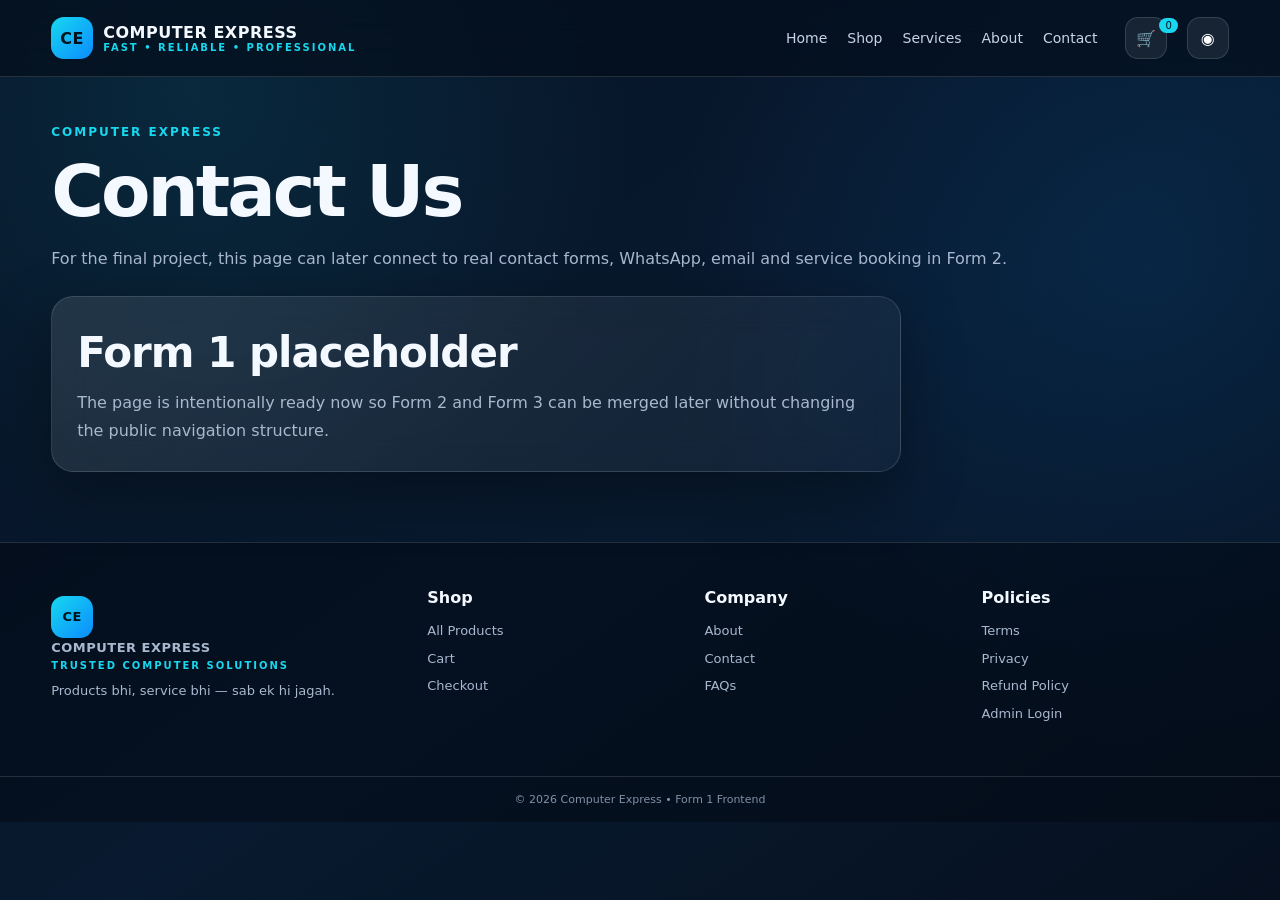
<file: computer-express-form1-form2-form3-complete/computer-express-form1/pages/contact.html>
<!DOCTYPE html><html lang="en"><head><meta charset="UTF-8"><meta name="viewport" content="width=device-width,initial-scale=1.0"><title>Contact | Computer Express</title><link rel="stylesheet" href="../css/style.css"></head><body><div id="site-header"></div><main><section class="page-hero"><span class="eyebrow">COMPUTER EXPRESS</span><h1>Contact Us</h1><p>For the final project, this page can later connect to real contact forms, WhatsApp, email and service booking in Form 2.</p></section><section class="panel glass" style="max-width:850px;margin-bottom:60px"><h2>Form 1 placeholder</h2><p style="color:var(--muted);line-height:1.8;margin-top:12px">The page is intentionally ready now so Form 2 and Form 3 can be merged later without changing the public navigation structure.</p></section></main><div id="site-footer"></div><script src="../js/products.js"></script><script src="../js/main.js"></script></body></html>
</file>
<file: computer-express-form1-form2-form3-complete/computer-express-form1/css/style.css>
:root{
  --bg:#071326;--bg2:#0b1c34;--card:rgba(255,255,255,.075);--card2:rgba(255,255,255,.11);
  --text:#f4f8ff;--muted:#a9b8cf;--line:rgba(255,255,255,.13);--accent:#17d8ef;--accent2:#0b8cff;
  --success:#5ee6a8;--danger:#ff7182;--shadow:0 20px 60px rgba(0,0,0,.35);--radius:22px;
}
*{box-sizing:border-box;margin:0;padding:0}
html{scroll-behavior:smooth}
body{font-family:Inter,system-ui,-apple-system,Segoe UI,Roboto,Arial,sans-serif;color:var(--text);background:
radial-gradient(circle at 15% 10%,rgba(23,216,239,.10),transparent 28rem),
radial-gradient(circle at 90% 30%,rgba(11,140,255,.11),transparent 30rem),
linear-gradient(145deg,var(--bg),#081a2f 55%,#06101f);min-height:100vh}
a{color:inherit;text-decoration:none}
button,input,select,textarea{font:inherit}
button{cursor:pointer}
img{max-width:100%;display:block}
.container{width:min(1180px,92%);margin:auto}
.glass{background:linear-gradient(135deg,rgba(255,255,255,.105),rgba(255,255,255,.035));border:1px solid var(--line);backdrop-filter:blur(18px);-webkit-backdrop-filter:blur(18px);box-shadow:var(--shadow)}
.site-header{position:sticky;top:0;z-index:50;background:rgba(5,15,29,.72);backdrop-filter:blur(20px);border-bottom:1px solid var(--line)}
.nav{width:min(1180px,92%);min-height:76px;margin:auto;display:flex;align-items:center;gap:28px}
.logo{display:flex;align-items:center;gap:10px;font-weight:900;letter-spacing:.5px;white-space:nowrap}.logo-mark{width:42px;height:42px;border-radius:13px;display:grid;place-items:center;background:linear-gradient(135deg,var(--accent),var(--accent2));color:#00131c;font-weight:900}.logo small{display:block;color:var(--accent);font-size:10px;letter-spacing:2px}
.nav-links{display:flex;align-items:center;gap:20px;margin-left:auto}.nav-links a{color:#c8d4e7;font-size:14px}.nav-links a:hover{color:var(--accent)}
.nav-actions{display:flex;align-items:center;gap:9px}.icon-btn{border:1px solid var(--line);background:var(--card);color:white;width:42px;height:42px;border-radius:13px;display:grid;place-items:center}.cart-count{font-size:10px;background:var(--accent);color:#00131c;border-radius:99px;padding:2px 6px;margin-left:-17px;margin-top:-25px}
.menu-btn{display:none}
main{width:min(1180px,92%);margin:auto}
.hero{margin-top:38px;border-radius:32px;padding:56px;display:grid;grid-template-columns:1.1fr .9fr;overflow:hidden;min-height:510px;position:relative}
.hero-copy{align-self:center}.eyebrow{font-size:12px;letter-spacing:2px;font-weight:800;color:var(--accent)}h1{font-size:clamp(42px,6vw,72px);line-height:.98;margin:16px 0 22px;letter-spacing:-3px}h1 span,h2 span{color:var(--accent)}.hero-copy p{max-width:650px;color:var(--muted);font-size:17px;line-height:1.7}
.hero-actions{display:flex;gap:12px;margin:28px 0}.btn{display:inline-flex;justify-content:center;align-items:center;padding:13px 20px;border-radius:14px;border:1px solid var(--line);font-weight:800;transition:.2s}.btn:hover{transform:translateY(-2px)}.btn-primary{background:linear-gradient(135deg,var(--accent),var(--accent2));color:#00121c;border:0}.btn-secondary{background:var(--card)}
.trust-row{display:flex;flex-wrap:wrap;gap:18px;color:#c5d1e3;font-size:12px}.hero-art{position:relative;display:grid;place-items:center}.orb{position:absolute;border-radius:50%;filter:blur(2px)}.orb-a{width:300px;height:300px;background:rgba(23,216,239,.15);right:10%;top:10%}.orb-b{width:160px;height:160px;background:rgba(11,140,255,.18);left:8%;bottom:10%}.device-card{width:min(390px,90%);height:250px;border-radius:24px;padding:22px;position:relative;transform:rotate(-4deg)}.device-screen{height:170px;border-radius:15px;background:linear-gradient(135deg,#071426,#103c67 55%,#10d3ea);border:8px solid #101b2b}.device-base{width:90%;height:18px;background:#192537;border-radius:0 0 18px 18px;margin:auto}.device-card span{font-size:10px;letter-spacing:3px;color:var(--accent);display:block;margin-top:12px;text-align:center}
.section{padding:72px 0}.section-heading{display:flex;align-items:end;justify-content:space-between;gap:20px;margin-bottom:24px}h2{font-size:clamp(28px,4vw,42px);margin-top:6px;letter-spacing:-1px}.text-link{color:var(--accent);font-weight:700;font-size:14px}
.category-grid{display:grid;grid-template-columns:repeat(6,1fr);gap:14px}.category-card{padding:20px;border-radius:18px;min-height:155px;transition:.2s}.category-card:hover,.product-card:hover,.service-card:hover{transform:translateY(-4px);border-color:rgba(23,216,239,.35)}.category-card span{font-size:28px;color:var(--accent)}.category-card h3{font-size:15px;margin:20px 0 7px}.category-card p,.service-card p{font-size:12px;color:var(--muted);line-height:1.5}
.product-grid{display:grid;grid-template-columns:repeat(4,1fr);gap:16px}.product-card{border-radius:20px;overflow:hidden;transition:.2s}.product-img{height:190px;background:linear-gradient(145deg,#0b1e35,#123a5e);display:grid;place-items:center;font-size:54px;color:var(--accent)}.product-body{padding:17px}.product-category{font-size:10px;color:var(--accent);letter-spacing:1.4px;text-transform:uppercase}.product-title{font-size:16px;margin:7px 0 10px}.product-meta{display:flex;justify-content:space-between;align-items:center}.price{font-weight:900;font-size:19px}.stock{font-size:10px;color:var(--success)}.card-actions{display:flex;gap:8px;margin-top:14px}.card-actions .btn{flex:1;padding:10px 8px;font-size:12px}
.service-grid{display:grid;grid-template-columns:repeat(3,1fr);gap:18px}.service-card{padding:26px;border-radius:22px;transition:.2s}.service-icon{font-size:32px;color:var(--accent)}.service-card h3{margin:18px 0 8px}.coming{display:inline-block;margin-top:18px;padding:6px 9px;border-radius:99px;background:rgba(23,216,239,.08);color:var(--accent);font-size:10px}
.promo{border-radius:25px;padding:34px;display:flex;align-items:center;justify-content:space-between;gap:25px}.promo h2{max-width:750px}.promo p{color:var(--muted);margin-top:8px;max-width:760px;line-height:1.6}
.page-hero{padding:44px 0 28px}.page-hero p{color:var(--muted);margin-top:8px}.toolbar{display:flex;gap:12px;flex-wrap:wrap;margin:22px 0}.input,.select,.textarea{width:100%;background:rgba(255,255,255,.055);border:1px solid var(--line);color:var(--text);border-radius:13px;padding:13px 14px;outline:none}.input:focus,.select:focus,.textarea:focus{border-color:var(--accent)}.toolbar .input{max-width:420px}.select{color:#dce7f6}.select option{background:#0b1b30;color:#fff}
.breadcrumb{padding:20px 0;color:var(--muted);font-size:13px}.breadcrumb a{color:var(--accent)}
.detail-grid{display:grid;grid-template-columns:1fr 1fr;gap:30px}.detail-image{min-height:460px;border-radius:25px;display:grid;place-items:center;font-size:100px;background:linear-gradient(145deg,#0b1e35,#123a5e);border:1px solid var(--line)}.detail-content{padding:12px 0}.detail-content h1{font-size:48px;letter-spacing:-2px}.detail-price{font-size:32px;font-weight:900;margin:15px 0}.detail-desc{color:var(--muted);line-height:1.7}.specs{margin:25px 0;padding:18px;border-radius:18px}.spec-row{display:flex;justify-content:space-between;border-bottom:1px solid var(--line);padding:11px 0;font-size:13px}.spec-row:last-child{border:0}.quantity{display:flex;align-items:center;gap:10px;margin:18px 0}.qty-btn{width:40px;height:40px;border-radius:12px;border:1px solid var(--line);background:var(--card);color:white}.qty-value{min-width:30px;text-align:center}
.checkout-grid{display:grid;grid-template-columns:1.1fr .9fr;gap:24px}.panel{border-radius:22px;padding:25px}.form-grid{display:grid;grid-template-columns:1fr 1fr;gap:14px}.field{margin-bottom:14px}.field label{display:block;font-size:12px;color:#cbd7e8;margin-bottom:7px}.full{grid-column:1/-1}.summary-item{display:flex;justify-content:space-between;gap:12px;padding:13px 0;border-bottom:1px solid var(--line);font-size:13px}.summary-total{display:flex;justify-content:space-between;margin-top:18px;font-size:20px;font-weight:900}
.empty{text-align:center;padding:70px 20px;border-radius:22px}.empty p{color:var(--muted);margin:10px 0 20px}.order-success{text-align:center;padding:55px 20px}.success-icon{width:80px;height:80px;margin:auto;border-radius:50%;display:grid;place-items:center;background:rgba(94,230,168,.12);color:var(--success);font-size:40px;border:1px solid rgba(94,230,168,.3)}
.site-footer{margin-top:70px;border-top:1px solid var(--line);background:rgba(2,9,19,.5)}.footer-grid{width:min(1180px,92%);margin:auto;padding:45px 0;display:grid;grid-template-columns:1.4fr repeat(3,1fr);gap:30px}.footer-grid h4{margin-bottom:14px}.footer-grid a,.footer-grid p{display:block;color:var(--muted);font-size:13px;margin:8px 0;line-height:1.5}.footer-bottom{border-top:1px solid var(--line);padding:16px;text-align:center;color:#8190a5;font-size:11px}
.notice{padding:12px 15px;border-radius:13px;background:rgba(23,216,239,.08);border:1px solid rgba(23,216,239,.2);color:#cfeef5;font-size:12px;margin-bottom:16px}

/* ===== DEVICE RESPONSIVE LAYOUT =====
   Designed for mobile, tablet, laptop, desktop and smart-TV/large screens.
*/
@media (min-width:1400px){
  main,.nav,.footer-grid{width:min(1320px,90%)}
  .hero{min-height:580px;padding:70px}
  .category-card{min-height:175px;padding:24px}
  .product-img{height:220px}
  body{font-size:17px}
}
@media (min-width:1920px){
  main,.nav,.footer-grid{width:min(1600px,88%)}
  .hero{min-height:680px;padding:90px}
  .hero-copy p{font-size:20px;max-width:780px}
  .product-grid{grid-template-columns:repeat(5,1fr)}
  .category-grid{grid-template-columns:repeat(6,1fr)}
  .product-img{height:260px}
  h2{font-size:48px}
}
@media (min-width:2500px){
  main,.nav,.footer-grid{width:min(1900px,86%)}
  .hero{grid-template-columns:1.15fr .85fr;min-height:760px;padding:110px}
  .device-card{width:500px;height:320px}
  .device-screen{height:225px}
  .product-grid{grid-template-columns:repeat(6,1fr)}
  .product-img{height:300px}
}
@media (hover:none) and (pointer:coarse){
  .btn,.icon-btn,.qty-btn{min-height:44px}
  .category-card,.product-card,.service-card{transition:none}
}
@media (orientation:landscape) and (max-height:600px){
  .site-header .nav{min-height:60px}
  .hero{margin-top:20px;min-height:420px;padding:30px}
  .section{padding:45px 0}
}

@media(max-width:980px){.nav-links{display:none}.menu-btn{display:grid}.category-grid{grid-template-columns:repeat(3,1fr)}.product-grid{grid-template-columns:repeat(2,1fr)}.hero{grid-template-columns:1fr;padding:40px}.hero-art{min-height:300px}.footer-grid{grid-template-columns:repeat(2,1fr)}}
@media(max-width:650px){.nav{min-height:66px}.logo small{display:none}.nav-actions{margin-left:auto}.hero{padding:28px;border-radius:23px}.hero-art{min-height:230px}.device-card{height:190px}.device-screen{height:125px}.section{padding:48px 0}.category-grid,.product-grid,.service-grid,.detail-grid,.checkout-grid{grid-template-columns:1fr}.category-grid{gap:10px}.category-card{min-height:120px}.product-img{height:180px}.form-grid{grid-template-columns:1fr}.full{grid-column:auto}.footer-grid{grid-template-columns:1fr}.section-heading{align-items:start;flex-direction:column}.promo{flex-direction:column;align-items:flex-start}h1{letter-spacing:-2px}.detail-content h1{font-size:38px}}
</file>
<file: computer-express-form1-form2-form3-complete/computer-express-form1/form2/form2.css>
.form2-wrap{width:min(1180px,92%);margin:auto}.form2-topbar{position:sticky;top:0;z-index:60;min-height:76px;padding:0 max(4%,calc((100vw - 1180px)/2));display:flex;align-items:center;justify-content:space-between;gap:20px;background:rgba(5,15,29,.86);backdrop-filter:blur(20px);border-bottom:1px solid var(--line)}.form2-brand{display:flex;align-items:center;gap:10px}.form2-brand b{font-size:14px;letter-spacing:.8px}.form2-brand small{display:block;color:var(--accent);font-size:9px;letter-spacing:1.6px;margin-top:3px}.form2-user{display:flex;align-items:center;gap:10px;color:#cbd7e8;font-size:13px}.btn-sm{padding:9px 13px;font-size:12px}.f2-hero{padding:55px 0 30px}.f2-hero h1{font-size:clamp(38px,5vw,62px)}.f2-hero p{color:var(--muted);max-width:700px;line-height:1.7}.f2-kicker{font-size:10px;letter-spacing:1.7px;font-weight:900;color:var(--accent);text-transform:uppercase}.service-list{display:grid;gap:16px}.service-detail-card{display:grid;grid-template-columns:80px 1fr;gap:22px;align-items:center;padding:24px;border-radius:22px;background:linear-gradient(135deg,rgba(255,255,255,.09),rgba(255,255,255,.035));border:1px solid var(--line);box-shadow:var(--shadow)}.service-detail-card h2{font-size:25px;margin:6px 0}.service-detail-card p{color:var(--muted);line-height:1.6;margin-bottom:18px}.f2-icon,.f2-card-icon{display:grid;place-items:center}.f2-icon{width:68px;height:68px;border-radius:18px;background:rgba(23,216,239,.08);font-size:32px;color:var(--accent)}.booking-layout{display:grid;grid-template-columns:1.1fr .9fr;gap:22px}.f2-card,.order-card{display:flex;align-items:center;gap:16px;padding:17px;border:1px solid var(--line);border-radius:17px;background:rgba(255,255,255,.045);margin-bottom:12px}.f2-card-icon{width:46px;height:46px;border-radius:13px;background:rgba(23,216,239,.08);font-size:22px;flex:0 0 auto}.f2-card h3{margin:4px 0;font-size:16px}.f2-card p,.f2-card small,.order-card p{color:var(--muted);font-size:12px;line-height:1.5}.form-message{padding:12px;border-radius:12px;font-size:13px;margin-bottom:14px;background:rgba(94,230,168,.1);border:1px solid rgba(94,230,168,.25);color:#b9f7d8}.form-message.error{background:rgba(255,113,130,.1);border-color:rgba(255,113,130,.3);color:#ffd0d6}.welcome-panel{padding:30px;border-radius:24px;background:linear-gradient(135deg,rgba(23,216,239,.12),rgba(11,140,255,.05));border:1px solid rgba(23,216,239,.22);display:flex;justify-content:space-between;align-items:center;gap:20px}.welcome-panel h1{font-size:42px;margin:10px 0}.welcome-panel p{color:var(--muted)}.stat-grid{display:grid;grid-template-columns:repeat(3,1fr);gap:14px;margin:18px 0}.stat-grid>div{padding:22px;border:1px solid var(--line);border-radius:18px;background:rgba(255,255,255,.04)}.stat-grid b{display:block;font-size:30px}.stat-grid span{color:var(--muted);font-size:12px}.f2-section-grid{display:grid;grid-template-columns:1fr 1fr;gap:22px;margin-top:28px}.section-heading-f2{display:flex;justify-content:space-between;align-items:center;margin-bottom:14px}.section-heading-f2 h2{font-size:23px}.section-heading-f2 a{font-size:12px;color:var(--accent)}.empty-f2{padding:55px 25px;text-align:center;border:1px dashed rgba(255,255,255,.2);border-radius:20px;background:rgba(255,255,255,.03)}.empty-f2.small{padding:30px 18px}.empty-f2 p{color:var(--muted);margin:8px 0 18px}.confirm-panel{max-width:760px;margin:60px auto;padding:50px 30px;text-align:center}.confirm-icon{width:78px;height:78px;margin:0 auto 20px;border-radius:50%;display:grid;place-items:center;background:rgba(94,230,168,.12);color:var(--success);font-size:38px;border:1px solid rgba(94,230,168,.3)}.confirm-panel h1{font-size:45px;margin:10px 0}.confirm-panel>p{color:var(--muted);max-width:620px;margin:0 auto;line-height:1.7}.confirm-grid{display:grid;grid-template-columns:repeat(2,1fr);gap:10px;margin:25px 0;text-align:left}.confirm-grid div{padding:15px;border-radius:14px;background:rgba(255,255,255,.045);border:1px solid var(--line)}.confirm-grid span{display:block;color:var(--muted);font-size:11px;margin-bottom:6px}.confirm-grid b{font-size:14px}.f2-actions{display:flex;justify-content:center;gap:10px;flex-wrap:wrap}.order-card{justify-content:space-between}.order-card h2{font-size:21px;margin:5px 0}.order-card>b{font-size:20px}.auth-grid{display:grid;grid-template-columns:1fr 1fr;gap:22px;max-width:1000px;margin:30px auto}.auth-panel{padding:26px;border-radius:22px}.auth-panel h2{font-size:25px;margin-bottom:6px}.auth-panel>p{color:var(--muted);font-size:13px;margin-bottom:20px}.profile-grid{display:grid;grid-template-columns:1fr 1fr;gap:14px}.profile-grid .full{grid-column:1/-1}
@media(max-width:760px){.form2-topbar{padding:0 4%;}.form2-user>span{display:none}.service-detail-card,.booking-layout,.f2-section-grid,.auth-grid{grid-template-columns:1fr}.service-detail-card{align-items:start}.welcome-panel{align-items:flex-start;flex-direction:column}.welcome-panel h1{font-size:34px}.stat-grid{grid-template-columns:1fr}.confirm-grid,.profile-grid{grid-template-columns:1fr}.profile-grid .full{grid-column:auto}}

.booking-actions{display:flex;gap:8px;margin:-4px 0 14px 62px}.address-form{display:grid;gap:10px;margin-top:15px}.address-form textarea{min-height:80px}@media(max-width:760px){.booking-actions{margin-left:0;flex-wrap:wrap}}

.f2-footer{margin-top:70px;border-top:1px solid var(--line);padding:28px max(4%,calc((100vw - 1180px)/2));display:grid;grid-template-columns:1fr auto;gap:10px;background:rgba(2,9,19,.5);color:var(--muted)}.f2-footer b{display:block;color:var(--text);letter-spacing:1px}.f2-footer span{display:block;font-size:12px;margin-top:5px}.f2-footer a{margin-left:18px;color:var(--muted);font-size:12px}.f2-footer small{grid-column:1/-1;color:#718097}@media(max-width:760px){.f2-footer{grid-template-columns:1fr}.f2-footer a{margin:0 14px 0 0}.f2-footer small{grid-column:auto}}

.form2-nav{display:flex;align-items:center;gap:18px;margin-left:auto}.form2-nav a{font-size:12px;color:#c8d4e7}.form2-nav a:hover{color:var(--accent)}@media(max-width:980px){.form2-nav{display:none}}
</file>
<file: computer-express-form1-form2-form3-complete/computer-express-form1/form3/admin.css>
:root{--a:#dc2626;--a2:#991b1b;--bg:#f7f8fb;--card:#fff;--text:#111827;--muted:#6b7280;--line:#e5e7eb;--ok:#15803d;--warn:#b45309;--shadow:0 12px 35px rgba(15,23,42,.08)}
*{box-sizing:border-box}body{margin:0;background:var(--bg);color:var(--text);font-family:Inter,system-ui,-apple-system,Segoe UI,Roboto,sans-serif}.admin-login{min-height:100vh;display:grid;place-items:center;padding:24px;background:linear-gradient(135deg,#fff,#fee2e2)}.login-card{width:min(460px,100%);background:#fff;border:1px solid #fecaca;border-radius:24px;padding:32px;box-shadow:var(--shadow)}.brand{display:flex;gap:12px;align-items:center;margin-bottom:24px}.brand-mark{width:48px;height:48px;border-radius:14px;background:var(--a);color:#fff;display:grid;place-items:center;font-weight:900}.brand small{display:block;color:var(--muted);margin-top:2px}.field{display:grid;gap:7px;margin:14px 0}.field label{font-size:13px;font-weight:700}.input,.select,.textarea{width:100%;border:1px solid var(--line);border-radius:12px;padding:12px 13px;background:#fff;color:var(--text);outline:none}.input:focus,.select:focus,.textarea:focus{border-color:#f87171;box-shadow:0 0 0 3px #fee2e2}.btn{border:0;border-radius:11px;padding:11px 15px;font-weight:800;cursor:pointer}.btn-primary{background:var(--a);color:#fff}.btn-secondary{background:#f3f4f6;color:#111827}.btn-danger{background:#fee2e2;color:#991b1b}.btn-success{background:#dcfce7;color:#166534}.btn-block{width:100%}.msg{padding:11px 12px;border-radius:10px;margin:12px 0;font-size:13px}.msg.error{background:#fee2e2;color:#991b1b}.msg.ok{background:#dcfce7;color:#166534}.demo{margin-top:16px;padding:12px;background:#f9fafb;border:1px dashed var(--line);border-radius:12px;font-size:12px;color:var(--muted)}
.admin-shell{min-height:100vh;display:grid;grid-template-columns:250px 1fr}.sidebar{position:sticky;top:0;height:100vh;background:#111827;color:#fff;padding:20px 14px;overflow:auto}.side-brand{display:flex;gap:10px;align-items:center;padding:8px 10px 22px;border-bottom:1px solid #374151;margin-bottom:14px}.side-mark{width:40px;height:40px;border-radius:11px;background:var(--a);display:grid;place-items:center;font-weight:900}.side-brand small{display:block;color:#9ca3af;font-size:10px;margin-top:2px}.side-link{width:100%;display:flex;align-items:center;gap:10px;padding:11px 12px;border-radius:10px;color:#d1d5db;background:none;border:0;text-align:left;cursor:pointer;font-weight:700;margin:2px 0}.side-link:hover,.side-link.active{background:#7f1d1d;color:#fff}.side-footer{margin-top:20px;padding-top:14px;border-top:1px solid #374151;display:grid;gap:8px}.main{min-width:0}.topbar{height:74px;background:#fff;border-bottom:1px solid var(--line);display:flex;align-items:center;justify-content:space-between;padding:0 28px;position:sticky;top:0;z-index:5}.topbar h1{font-size:21px;margin:0}.top-actions{display:flex;align-items:center;gap:10px}.admin-pill{padding:8px 11px;background:#f3f4f6;border-radius:999px;font-size:12px;font-weight:800}.content{padding:28px;max-width:1500px;margin:auto}.section-head{display:flex;justify-content:space-between;align-items:flex-end;gap:16px;margin-bottom:20px}.section-head h2{margin:0;font-size:24px}.section-head p{margin:6px 0 0;color:var(--muted)}.stats{display:grid;grid-template-columns:repeat(4,minmax(0,1fr));gap:16px;margin-bottom:24px}.stat{background:#fff;border:1px solid var(--line);border-radius:18px;padding:18px;box-shadow:var(--shadow)}.stat .icon{font-size:25px}.stat b{display:block;font-size:29px;margin:8px 0 3px}.stat span{color:var(--muted);font-size:13px}.grid-2{display:grid;grid-template-columns:1.3fr 1fr;gap:18px}.panel{background:#fff;border:1px solid var(--line);border-radius:18px;padding:20px;box-shadow:var(--shadow);margin-bottom:18px}.table-wrap{overflow:auto}.table{width:100%;border-collapse:collapse;min-width:700px}.table th,.table td{text-align:left;padding:12px;border-bottom:1px solid var(--line);font-size:13px;vertical-align:middle}.table th{font-size:11px;text-transform:uppercase;letter-spacing:.05em;color:var(--muted);background:#fafafa}.badge{display:inline-flex;padding:5px 8px;border-radius:999px;font-size:11px;font-weight:800;background:#f3f4f6}.badge.ok{background:#dcfce7;color:#166534}.badge.warn{background:#fef3c7;color:#92400e}.badge.red{background:#fee2e2;color:#991b1b}.actions{display:flex;flex-wrap:wrap;gap:7px}.toolbar{display:flex;gap:9px;flex-wrap:wrap;margin-bottom:14px}.toolbar .input{max-width:300px}.module-grid{display:grid;grid-template-columns:repeat(3,minmax(0,1fr));gap:15px}.module-card{border:1px solid var(--line);border-radius:16px;padding:18px;background:#fff}.module-card .num{width:32px;height:32px;border-radius:50%;display:grid;place-items:center;background:#fee2e2;color:#991b1b;font-weight:900}.module-card h3{margin:12px 0 7px}.module-card p{margin:0;color:var(--muted);font-size:13px;line-height:1.6}.form-grid{display:grid;grid-template-columns:repeat(2,minmax(0,1fr));gap:12px}.form-grid .full{grid-column:1/-1}.empty{padding:28px;text-align:center;color:var(--muted);border:1px dashed var(--line);border-radius:14px}.notice{padding:12px 14px;border-radius:12px;background:#fff7ed;color:#9a3412;border:1px solid #fed7aa;font-size:13px;margin-bottom:14px}.hidden{display:none!important}
@media(max-width:1000px){.admin-shell{grid-template-columns:76px 1fr}.side-brand span,.side-link span,.side-footer .label{display:none}.side-link{justify-content:center}.stats{grid-template-columns:repeat(2,1fr)}.grid-2{grid-template-columns:1fr}.module-grid{grid-template-columns:repeat(2,1fr)}}@media(max-width:650px){.admin-shell{display:block}.sidebar{position:fixed;z-index:20;width:76px}.main{margin-left:76px}.topbar{padding:0 14px}.content{padding:18px}.stats,.module-grid,.form-grid{grid-template-columns:1fr}.form-grid .full{grid-column:auto}.topbar h1{font-size:17px}.admin-pill{display:none}}
</file>
